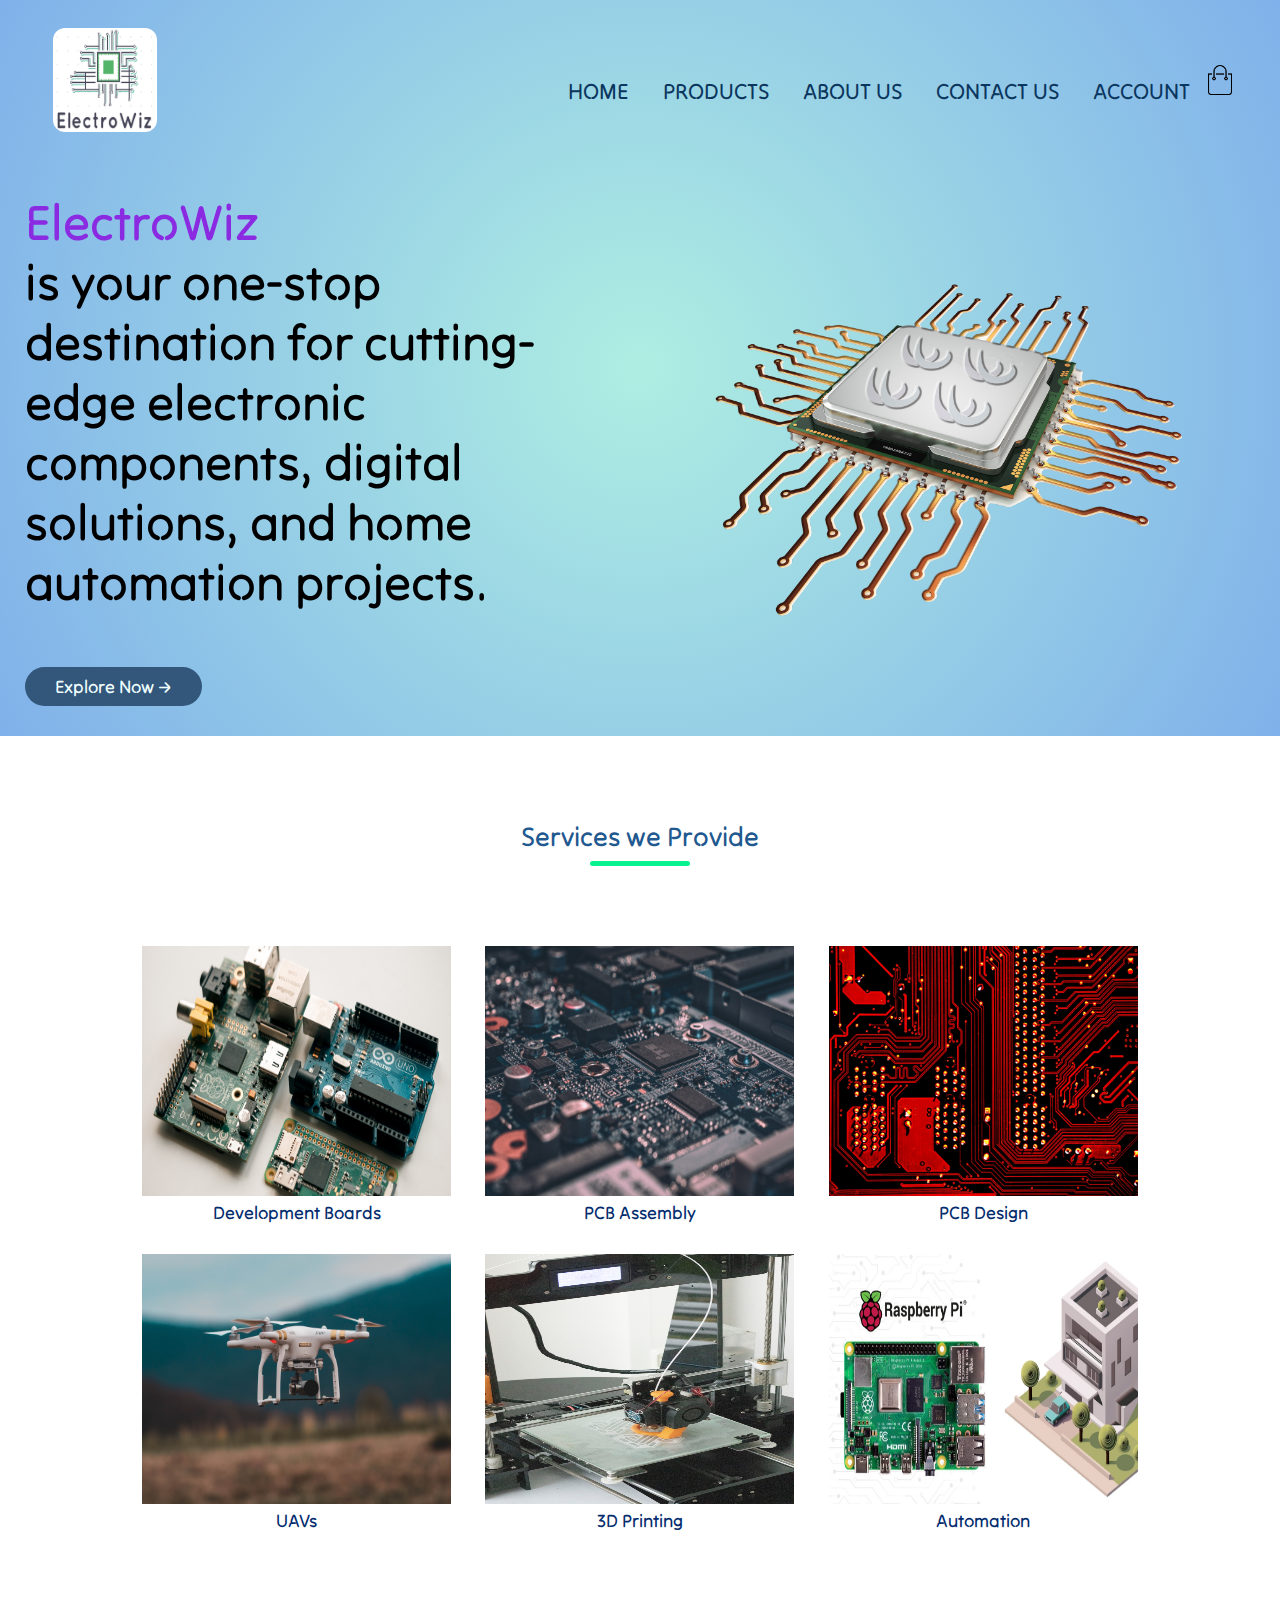
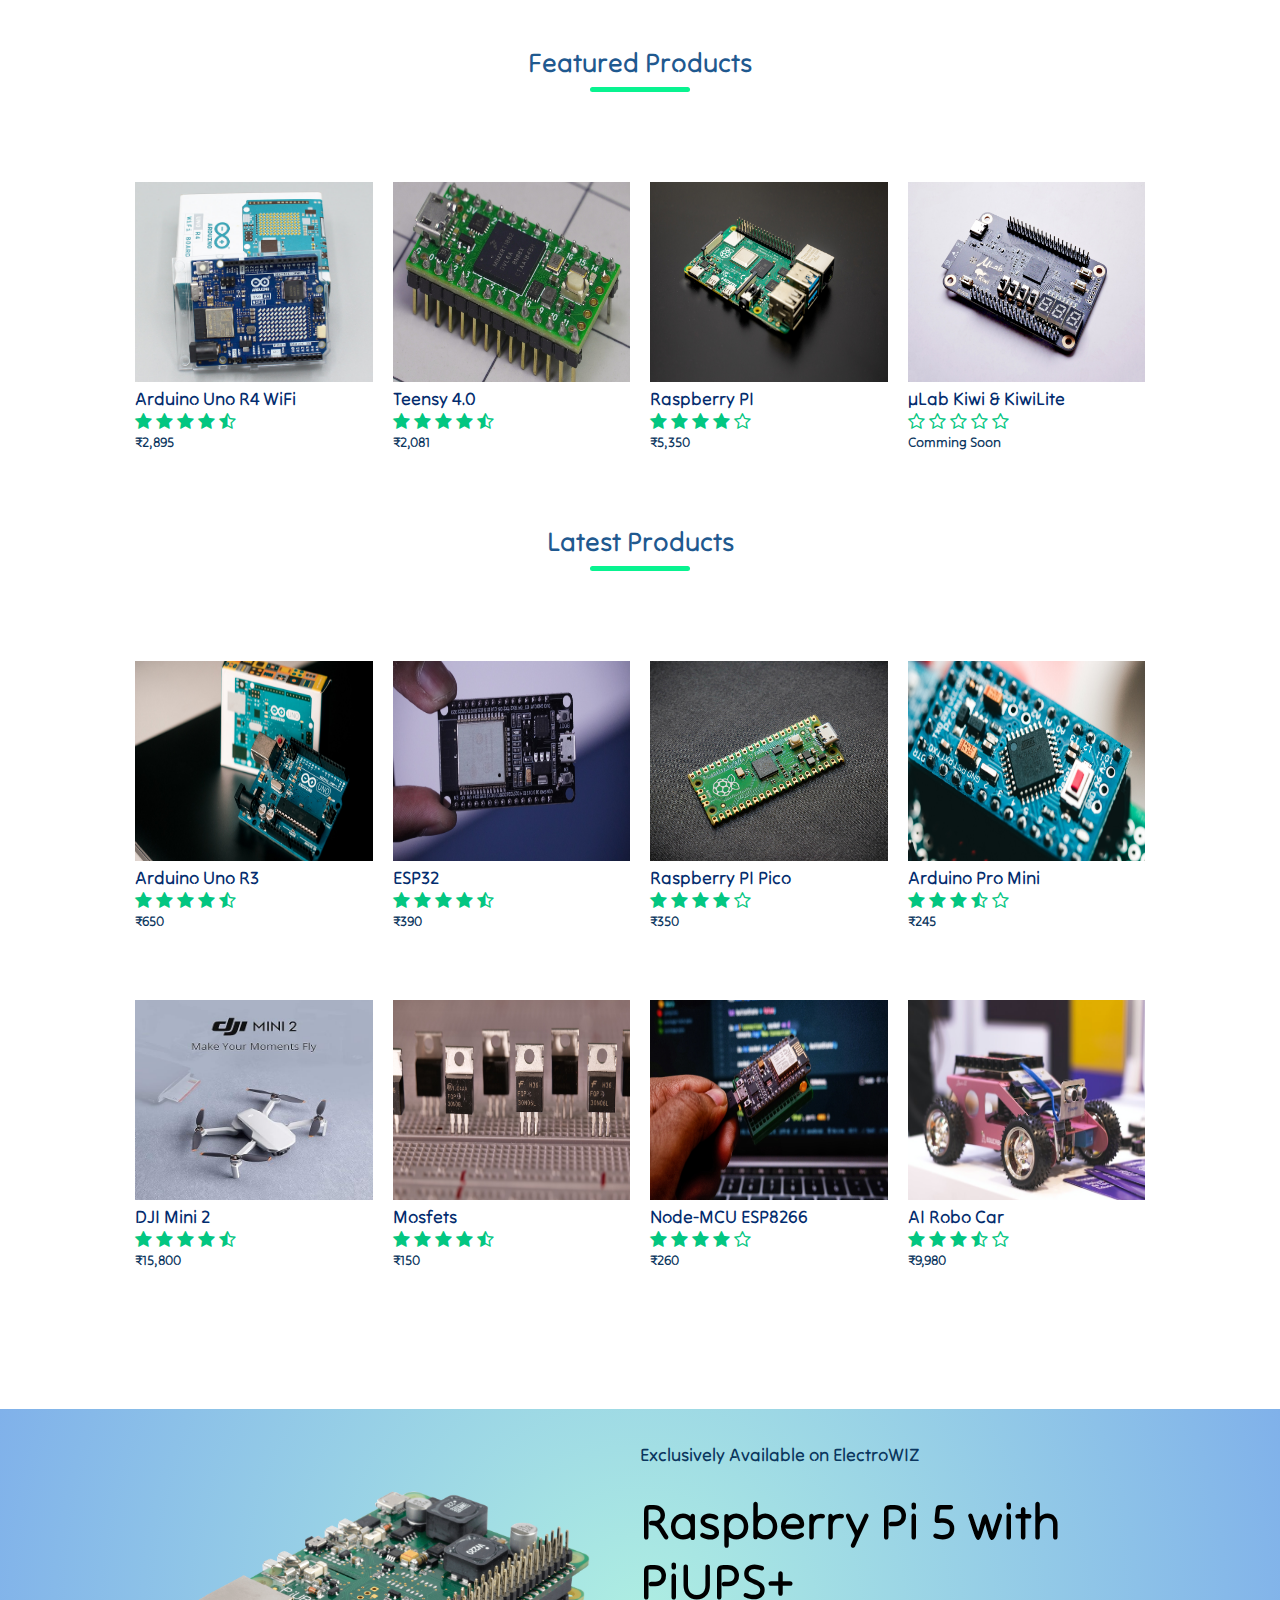
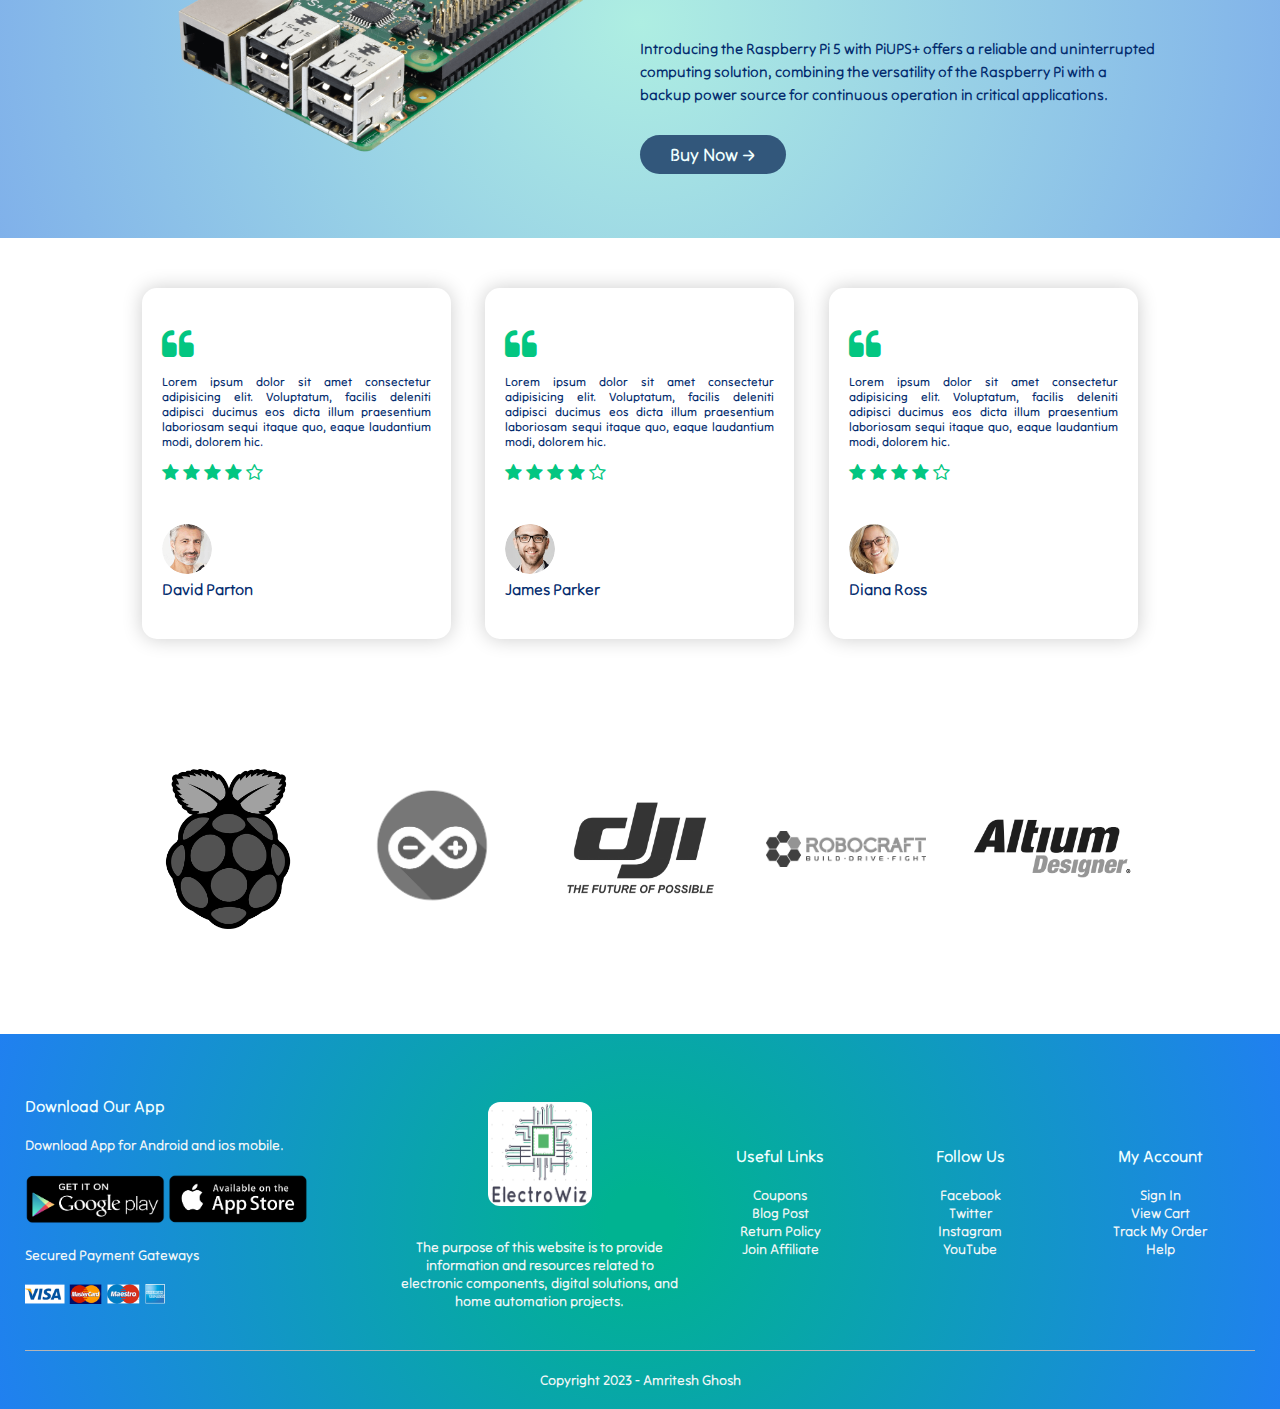
<file: index.html>
<!DOCTYPE html>
<html lang="en">

<head>
    <meta charset="UTF-8">
    <meta name="viewport" content="width=device-width, initial-scale=1.0">
    <title>Ecommerce Website</title>
    <link rel="shortcut icon" href="images/logo.png" type="image/x-icon">
    <link rel="stylesheet" href="style.css">
    <link rel="preconnect" href="https://fonts.googleapis.com">
    <link rel="preconnect" href="https://fonts.gstatic.com" crossorigin>
    <link href="https://fonts.googleapis.com/css2?family=Tilt+Neon&display=swap" rel="stylesheet">
    <link rel="stylesheet" href="https://cdnjs.cloudflare.com/ajax/libs/font-awesome/4.7.0/css/font-awesome.css">
</head>

<body>
    <!---------- Notification Toast ---------->
    <div class="notification-toast" data-toast>

        <div class="toast-banner">
            <img src="images/product-1.png" alt="Arduino Uno R4 WiFi" width="80" height="70">
        </div>

        <div class="toast-detail">

            <p class="toast-message">
                A new customer purchased
            </p>

            <p class="toast-title">
                Arduino Uno R4 WiFi
            </p>

            <p class="toast-meta">
                <time datetime="PT2M">1 Minutes</time> ago.
            </p>

        </div>

    </div>

    <div class="header">
        <div class="container">
            <div class="navbar">
                <a href="index.html">
                    <div class="logo">
                </a>
                <img src="images/logo.png" style="padding: 8px 8px; border-radius: 20px; height: 120px; width: 120px;"
                    alt="website logo">
            </div>
            <nav class="nbar m-style">
                <ul id="MenuItems">
                    <li><a href="index.html">Home</a></li>
                    <li><a href="products.html">Products</a></li>
                    <li><a href="about.html">About Us</a></li>
                    <li><a href="contact.html">Contact Us</a></li>
                    <li><a href="account.html">Account</a></li>
                </ul>
            </nav>
            <a href="cart.html"><img src="images/cart.png" width="30px" height="30px" alt="cart image"></a>
            <img src="images/menu.png" width="30px" height="30px" onclick="menutoggle()" class="menu-icon"
                alt="cart image">
        </div>
        <div class="row">
            <div class="col-2">
                <h1> <strong style="color: blueviolet;">ElectroWiz</strong><br> is your one-stop destination for cutting-edge electronic components, digital
                    solutions, and home automation projects.</h1>
                <a href="products.html" class="btn">Explore Now &#8594;</a>
            </div>
            <div class="col-2">
                <img src="images/chip.png" width="100%" height="20%">
            </div>
        </div>
    </div>
    </div>
    <!-- ---------- featured categories ------------------>
    <div class="categories">
        <div class="small-container">
            <h2 class="title">Services we Provide</h2>
            <div class="row">
                <div class="col-3">
                    <img src="images/category-1.jpg" height="250px" alt="">
                    <h4 style="text-align: center;">Development Boards</h4>
                </div>
                <div class="col-3">
                    <img src="images/category-2.jpg" height="250px" alt="">
                    <h4 style="text-align: center;">PCB Assembly</h4>
                </div>
                <div class="col-3">
                    <img src="images/category-3.jpg" height="250px" alt="">
                    <h4 style="text-align: center;">PCB Design</h4>
                </div>
                <div class="col-3">
                    <img src="images/category-4.jpg" height="250px" alt="">
                    <h4 style="text-align: center;">UAVs</h4>
                </div>
                <div class="col-3">
                    <img src="images/category-5.jpg" height="250px" alt="">
                    <h4 style="text-align: center;">3D Printing</h4>
                </div>
                <div class="col-3">
                    <img src="images/category-6.jpg" height="250px" alt="">
                    <h4 style="text-align: center;">Automation</h4>
                </div>
            </div>
        </div>
    </div>
    <!-- ---------- featured products ------------------>
    <div class="small-container">
        <h2 class="title">Featured Products</h2>
        <div class="row">
            <div class="col-4">
                <a href="product-details.html"><img src="images/product-1.png" alt=""></a>
                <a href="product-details.html"></a>
                <h4>Arduino Uno R4 WiFi</h4></a>
                <div class="rating">
                    <i class="fa fa-star"></i>
                    <i class="fa fa-star"></i>
                    <i class="fa fa-star"></i>
                    <i class="fa fa-star"></i>
                    <i class="fa fa-star-half-o"></i>
                </div>
                <p>₹2,895</p>
            </div>
            <div class="col-4">
                <img src="images/product-2.jpg" alt="">
                <h4>Teensy 4.0</h4>
                <div class="rating">
                    <i class="fa fa-star"></i>
                    <i class="fa fa-star"></i>
                    <i class="fa fa-star"></i>
                    <i class="fa fa-star"></i>
                    <i class="fa fa-star-half-o"></i>
                </div>
                <p>₹2,081</p>
            </div>
            <div class="col-4">
                <img src="images/product-3.jpg" alt="">
                <h4>Raspberry PI</h4>
                <div class="rating">
                    <i class="fa fa-star"></i>
                    <i class="fa fa-star"></i>
                    <i class="fa fa-star"></i>
                    <i class="fa fa-star"></i>
                    <i class="fa fa-star-o"></i></i>
                </div>
                <p>₹5,350</p>
            </div>
            <div class="col-4">
                <img src="images/product-4.jpg" alt="">
                <h4>µLab Kiwi & KiwiLite</h4>
                <div class="rating">
                    <i class="fa fa-star-o"></i>
                    <i class="fa fa-star-o"></i>
                    <i class="fa fa-star-o"></i>
                    <i class="fa fa-star-o"></i>
                    <i class="fa fa-star-o"></i>
                </div>
                <p>Comming Soon</p>
            </div>
        </div>
        <h2 class="title">Latest Products</h2>
        <div class="row">
            <div class="col-4">
                <img src="images/product-5.jpg" alt="">
                <h4>Arduino Uno R3</h4>
                <div class="rating">
                    <i class="fa fa-star"></i>
                    <i class="fa fa-star"></i>
                    <i class="fa fa-star"></i>
                    <i class="fa fa-star"></i>
                    <i class="fa fa-star-half-o"></i>
                </div>
                <p>₹650</p>
            </div>
            <div class="col-4">
                <img src="images/product-6.jpg" alt="">
                <h4>ESP32</h4>
                <div class="rating">
                    <i class="fa fa-star"></i>
                    <i class="fa fa-star"></i>
                    <i class="fa fa-star"></i>
                    <i class="fa fa-star"></i>
                    <i class="fa fa-star-half-o"></i>
                </div>
                <p>₹390</p>
            </div>
            <div class="col-4">
                <img src="images/product-7.jpg" alt="">
                <h4>Raspberry PI Pico</h4>
                <div class="rating">
                    <i class="fa fa-star"></i>
                    <i class="fa fa-star"></i>
                    <i class="fa fa-star"></i>
                    <i class="fa fa-star"></i>
                    <i class="fa fa-star-o"></i></i>
                </div>
                <p>₹350</p>
            </div>
            <div class="col-4">
                <img src="images/product-8.jpg" alt="">
                <h4>Arduino Pro Mini</h4>
                <div class="rating">
                    <i class="fa fa-star"></i>
                    <i class="fa fa-star"></i>
                    <i class="fa fa-star"></i>
                    <i class="fa fa-star-half-o"></i>
                    <i class="fa fa-star-o"></i>
                </div>
                <p>₹245</p>
            </div>
        </div>
        <div class="row">
            <div class="col-4">
                <img src="images/product-9.jpg" alt="">
                <h4>DJI Mini 2</h4>
                <div class="rating">
                    <i class="fa fa-star"></i>
                    <i class="fa fa-star"></i>
                    <i class="fa fa-star"></i>
                    <i class="fa fa-star"></i>
                    <i class="fa fa-star-half-o"></i>
                </div>
                <p>₹15,800</p>
            </div>
            <div class="col-4">
                <img src="images/product-10.jpg" alt="">
                <h4>Mosfets</h4>
                <div class="rating">
                    <i class="fa fa-star"></i>
                    <i class="fa fa-star"></i>
                    <i class="fa fa-star"></i>
                    <i class="fa fa-star"></i>
                    <i class="fa fa-star-half-o"></i>
                </div>
                <p>₹150</p>
            </div>
            <div class="col-4">
                <img src="images/product-11.jpg" alt="">
                <h4>Node-MCU ESP8266</h4>
                <div class="rating">
                    <i class="fa fa-star"></i>
                    <i class="fa fa-star"></i>
                    <i class="fa fa-star"></i>
                    <i class="fa fa-star"></i>
                    <i class="fa fa-star-o"></i></i>
                </div>
                <p>₹260</p>
            </div>
            <div class="col-4">
                <img src="images/product-12.jpg" alt="">
                <h4>AI Robo Car</h4>
                <div class="rating">
                    <i class="fa fa-star"></i>
                    <i class="fa fa-star"></i>
                    <i class="fa fa-star"></i>
                    <i class="fa fa-star-half-o"></i>
                    <i class="fa fa-star-o"></i>
                </div>
                <p>₹9,980</p>
            </div>
        </div>
    </div>
    <!-- ------------offer------------ -->

    <div class="offer">
        <div class="small-container">
            <div class="row">
                <div class="col-2">
                    <img src="images/exclusive.png" class="offer-img">
                </div>
                <div class="col-2">
                    <p>Exclusively Available on ElectroWIZ </p>
                    <h1>Raspberry Pi 5 with PiUPS+</h1>
                    <small>Introducing the Raspberry Pi 5 with PiUPS+ offers a reliable and uninterrupted computing
                        solution, combining the versatility of the Raspberry Pi with a backup power source for
                        continuous operation in critical applications.</small><br>
                    <a href="" class="btn">Buy Now &#8594;</a>
                </div>
            </div>
        </div>
    </div>
    <!-- ------------Testimonial------------ -->
    <div class="testimonial">
        <div class="small-container">
            <div class="row">
                <div class="col-3">
                    <i class="fa fa-quote-left"></i>
                    <p>Lorem ipsum dolor sit amet consectetur adipisicing elit. Voluptatum, facilis deleniti adipisci ducimus eos dicta illum praesentium laboriosam sequi itaque quo, eaque laudantium modi, dolorem hic.</p>
                    <div class="rating">
                        <i class="fa fa-star"></i>
                        <i class="fa fa-star"></i>
                        <i class="fa fa-star"></i>
                        <i class="fa fa-star"></i>
                        <i class="fa fa-star-o"></i></i>
                    </div>
                    <img src="images/user-1.png" alt="">
                    <h3>David Parton</h3>
                </div>
                <div class="col-3">
                    <i class="fa fa-quote-left"></i>
                    <p>Lorem ipsum dolor sit amet consectetur adipisicing elit. Voluptatum, facilis deleniti adipisci ducimus eos dicta illum praesentium laboriosam sequi itaque quo, eaque laudantium modi, dolorem hic.</p>
                    <div class="rating">
                        <i class="fa fa-star"></i>
                        <i class="fa fa-star"></i>
                        <i class="fa fa-star"></i>
                        <i class="fa fa-star"></i>
                        <i class="fa fa-star-o"></i></i>
                    </div>
                    <img src="images/user-2.png" alt="">
                    <h3>James Parker</h3>
                </div>
                <div class="col-3">
                    <i class="fa fa-quote-left"></i>
                    <p>Lorem ipsum dolor sit amet consectetur adipisicing elit. Voluptatum, facilis deleniti adipisci ducimus eos dicta illum praesentium laboriosam sequi itaque quo, eaque laudantium modi, dolorem hic.</p>
                    <div class="rating">
                        <i class="fa fa-star"></i>
                        <i class="fa fa-star"></i>
                        <i class="fa fa-star"></i>
                        <i class="fa fa-star"></i>
                        <i class="fa fa-star-o"></i></i>
                    </div>
                    <img src="images/user-3.png" alt="">
                    <h3>Diana Ross</h3>
                </div>
            </div>
        </div>
    </div>
    <!-- -------------Brands---------------->
    <div class="brands">
        <div class="small-container">
            <div class="row">
                <div class="col-5">
                    <img src="images/logo-rp.png" alt="">
                </div>
                <div class="col-5">
                    <img src="images/logo-ard.png" alt="">
                </div>
                <div class="col-5">
                    <img src="images/logo-dji.png" alt="">
                </div>
                <div class="col-5">
                    <img src="images/logo-robo.png" alt="">
                </div>
                <div class="col-5">
                    <img src="images/logo-alt.png" alt="">
                </div>
            </div>
        </div>
    </div>

    <!-- -----------------footer---------------- -->
    <div class="footer">
        <div class="container">
            <div class="row">
                <div class="footer-col-1">
                    <h3>Download Our App</h3>
                    <p>Download App for Android and ios mobile.</p>
                    <div class="app-logo">
                        <img src="images/play-store.png" alt="">
                        <img src="images/app-store.png" alt="">
                    </div><br>
                    <p>Secured Payment Gateways</p>
                    <div class="app-logo">
                        <img src="images/pay.png" alt="">
                    </div>
                </div>
                <div class="footer-col-2">
                    <img src="images/logo.png"
                        style="padding: 8px 8px; border-radius: 20px; height: 120px; width: 120px;" alt="website logo">
                    <p>The purpose of this website is to provide information and resources related to electronic
                        components, digital solutions, and home automation projects.</p>
                </div>
                <div class="footer-col-3">
                    <h3>Useful Links</h3>
                    <ul>
                        <li>Coupons</li>
                        <li>Blog Post</li>
                        <li>Return Policy</li>
                        <li>Join Affiliate</li>
                    </ul>
                </div>
                <div class="footer-col-4">
                    <h3>Follow Us</h3>
                    <ul>
                        <li>Facebook</li>
                        <li>Twitter</li>
                        <li>Instagram</li>
                        <li>YouTube</li>
                    </ul>
                </div>
                <div class="footer-col-5">
                    <h3>My Account</h3>
                    <ul>
                        <li>Sign In</li>
                        <li>View Cart</li>
                        <li>Track My Order</li>
                        <li>Help</li>
                    </ul>
                </div>
            </div>
            <hr>
            <p class="copyright">Copyright 2023 - Amritesh Ghosh</p>
        </div>
    </div>
    <script src="index.js"></script>
</body>

</html>
</file>
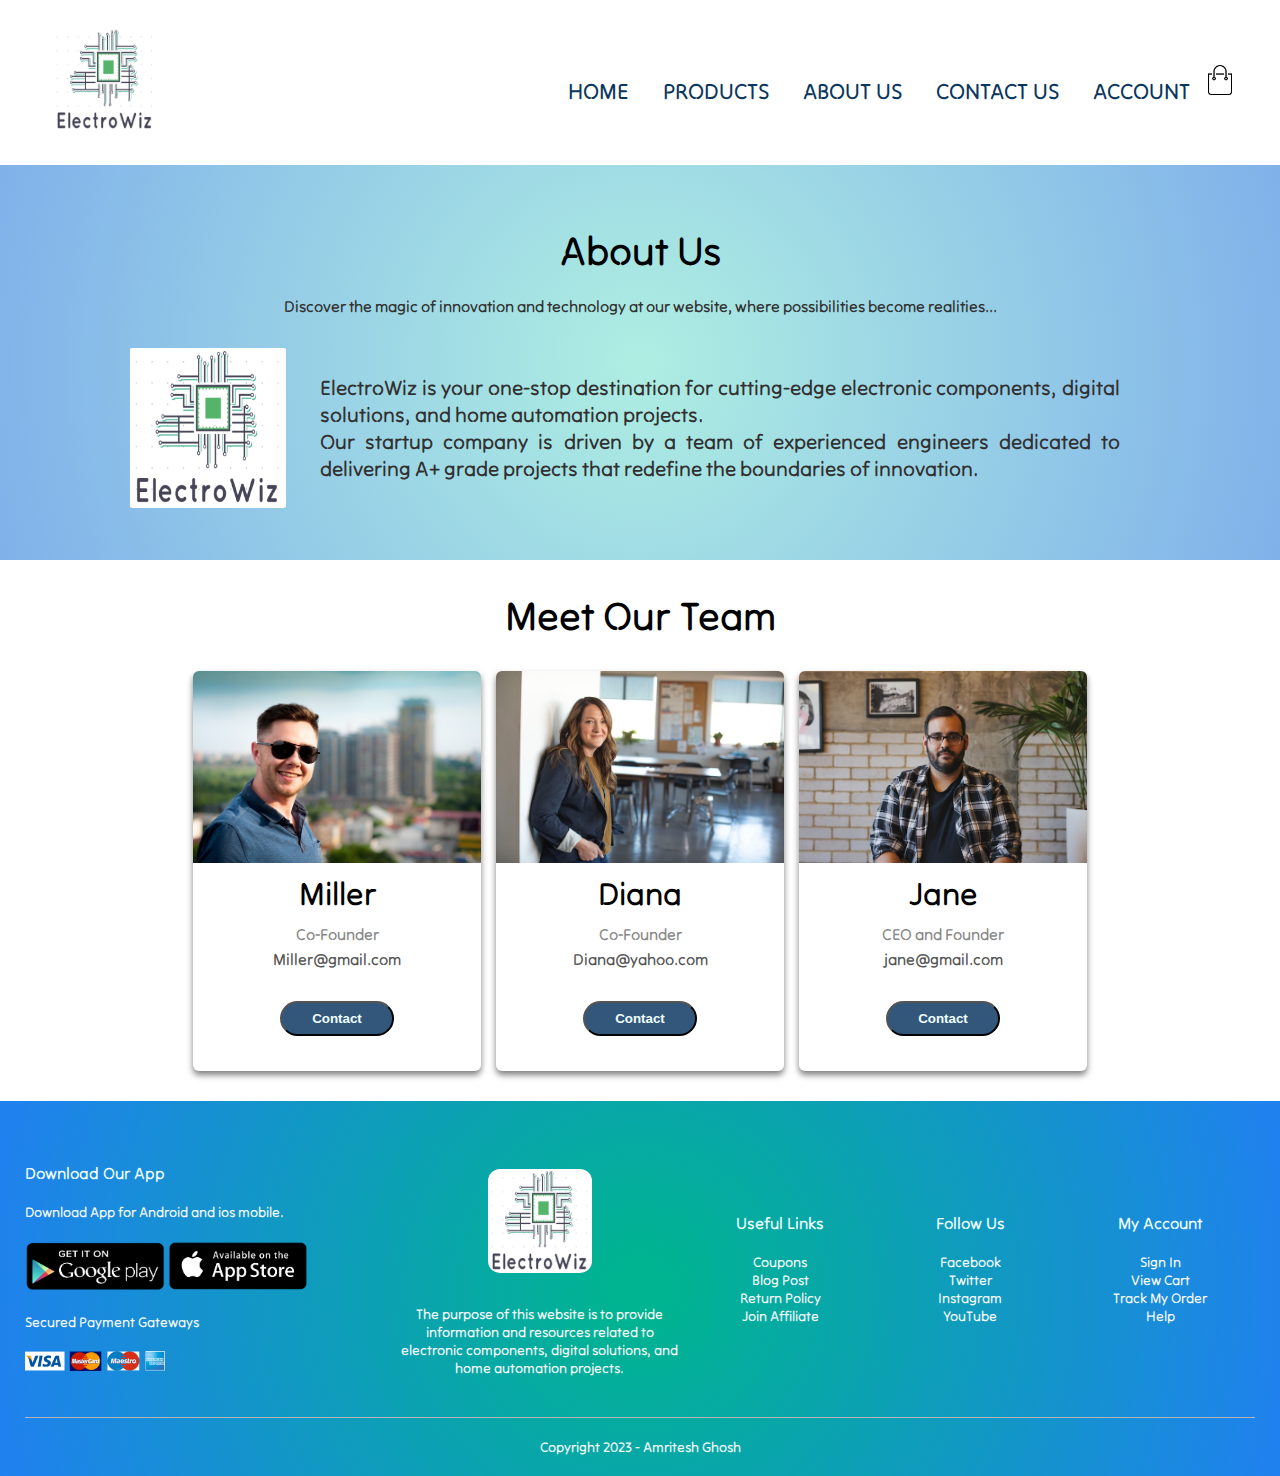
<file: about.html>
<!DOCTYPE html>
<html lang="en">

<head>
	<meta charset="UTF-8">
	<meta name="viewport" content="width=device-width, initial-scale=1.0">
	<title>About Us</title>
	<link rel="shortcut icon" href="images/logo.png" type="image/x-icon">
	<link rel="stylesheet" href="style.css">
	<link rel="preconnect" href="https://fonts.googleapis.com">
	<link rel="preconnect" href="https://fonts.gstatic.com" crossorigin>
	<link href="https://fonts.googleapis.com/css2?family=Tilt+Neon&display=swap" rel="stylesheet">
	<link rel="stylesheet" href="https://cdnjs.cloudflare.com/ajax/libs/font-awesome/4.7.0/css/font-awesome.css">
</head>

<body>
	<div class="container">
		<div class="navbar">
			<div class="logo">
				<img src="images/logo.png" style="padding: 8px 8px; border-radius: 20px; height: 120px; width: 120px;"
					alt="website logo">
			</div>
			<nav class="nbar m-style">
				<ul id="MenuItems">
					<li><a href="index.html">Home</a></li>
					<li><a href="products.html">Products</a></li>
					<li><a href="about.html">About Us</a></li>
					<li><a href="contact.html">Contact Us</a></li>
					<li><a href="account.html">Account</a></li>
				</ul>
			</nav>
			<a href="cart.html"><img src="images/cart.png" width="30px" height="30px" alt="cart image"></a>
			<img src="images/menu.png" width="30px" height="30px" onclick="menutoggle()" class="menu-icon"
				alt="cart image">
		</div>
	</div>

	<section class="about">
		<h1>About Us</h1>
		<p style="font-weight: bold">Discover the magic of innovation and technology at our website, where possibilities become realities...</p>
		<div class="about-info">
			<div class="about-img">
				<img src="images/logo.png" alt="website logo">
			</div>
			<div>
				<p>ElectroWiz is your one-stop destination for cutting-edge electronic components, digital
                    solutions, and home automation projects.</p>
                <p>Our startup company is driven by a team of experienced engineers dedicated to delivering A+ grade
                    projects that redefine the boundaries of innovation.</p>
			</div>
		</div>
	</section>

	<section class="team">
		<h1>Meet Our Team</h1>
		<div class="team-cards">
			<div class="card">
				<div class="card-img">
					<img src="images/emp-1.jpg" alt="User 1">
				</div>
				<div class="card-info">
					<h2 class="card-name">Miller</h2>
					<p class="card-role">Co-Founder</p>
					<p class="card-email">Miller@gmail.com</p>
					<p><button class="btn">Contact</button></p>
				</div>
			</div>

			<!-- Card 2 -->
			<div class="card">
				<div class="card-img">
					<img src="images/emp-2.jpg" alt="User 2">
				</div>
				<div class="card-info">
					<h2 class="card-name">Diana</h2>
					<p class="card-role">Co-Founder</p>
					<p class="card-email">Diana@yahoo.com</p>
					<p><button class="btn">Contact</button></p>
				</div>
			</div>
			<!-- Card 3 -->
			<div class="card">
				<div class="card-img">
					<img src="images/emp-3.jpg" alt="User 3">
				</div>
				<div class="card-info">
					<h2 class="card-name">Jane</h2>
					<p class="card-role">CEO and Founder</p>
					<p class="card-email">jane@gmail.com</p>
					<p><button class="btn">Contact</button></p>
				</div>
			</div>
		</div>
	</section>

	<div class="footer">
        <div class="container">
            <div class="row">
                <div class="footer-col-1">
                    <h3>Download Our App</h3>
                    <p>Download App for Android and ios mobile.</p>
                    <div class="app-logo">
                        <img src="images/play-store.png" alt="">
                        <img src="images/app-store.png" alt="">
                    </div><br>
                    <p>Secured Payment Gateways</p>
                    <div class="app-logo">
                        <img src="images/pay.png" alt="">
                    </div>
                </div>
                <div class="footer-col-2">
                    <img src="images/logo.png"
                        style="padding: 8px 8px; border-radius: 20px; height: 120px; width: 120px;" alt="website logo">
                    <p>The purpose of this website is to provide information and resources related to electronic
                        components, digital solutions, and home automation projects.</p>
                </div>
                <div class="footer-col-3">
                    <h3>Useful Links</h3>
                    <ul>
                        <li>Coupons</li>
                        <li>Blog Post</li>
                        <li>Return Policy</li>
                        <li>Join Affiliate</li>
                    </ul>
                </div>
                <div class="footer-col-4">
                    <h3>Follow Us</h3>
                    <ul>
                        <li>Facebook</li>
                        <li>Twitter</li>
                        <li>Instagram</li>
                        <li>YouTube</li>
                    </ul>
                </div>
                <div class="footer-col-5">
                    <h3>My Account</h3>
                    <ul>
                        <li>Sign In</li>
                        <li>View Cart</li>
                        <li>Track My Order</li>
                        <li>Help</li>
                    </ul>
                </div>
            </div>
            <hr>
            <p class="copyright">Copyright 2023 - Amritesh Ghosh</p>
        </div>
    </div>
    <script src="index.js"></script>
</body>

</html>
</file>
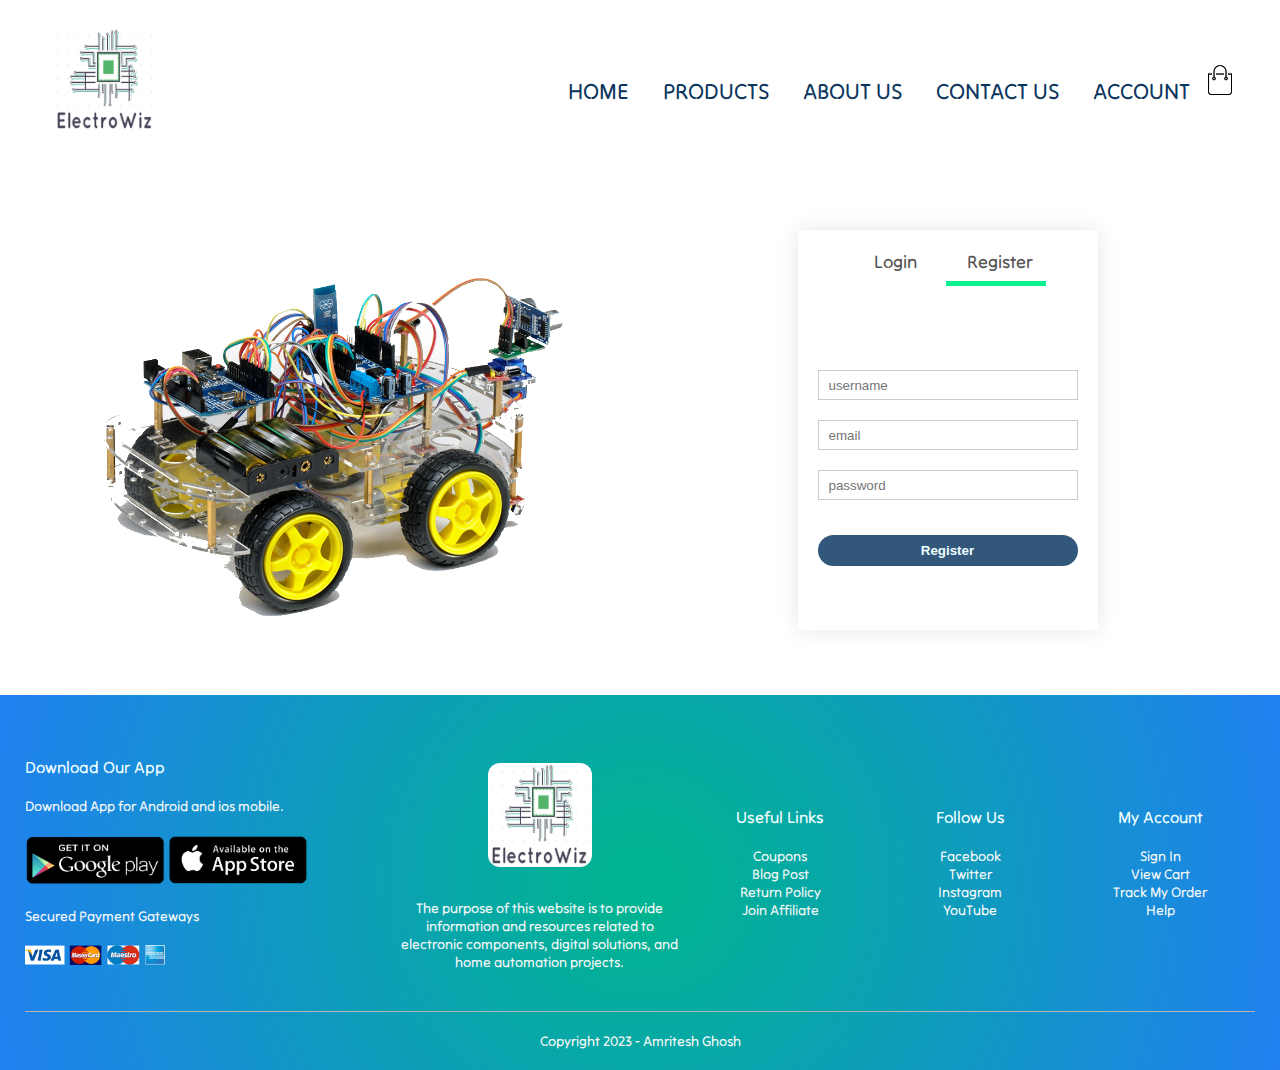
<file: account.html>
<!DOCTYPE html>
<html lang="en">

<head>
    <meta charset="UTF-8">
    <meta name="viewport" content="width=device-width, initial-scale=1.0">
    <title>Products</title>
    <link rel="shortcut icon" href="images/logo.png" type="image/x-icon">
    <link rel="stylesheet" href="style.css">
    
    <link rel="preconnect" href="https://fonts.googleapis.com">
    <link rel="preconnect" href="https://fonts.gstatic.com" crossorigin>
    <link href="https://fonts.googleapis.com/css2?family=Tilt+Neon&display=swap" rel="stylesheet">
    <link rel="stylesheet" href="https://cdnjs.cloudflare.com/ajax/libs/font-awesome/4.7.0/css/font-awesome.css">
</head>

<body>
    <div class="container">
        <div class="navbar">
            <div class="logo">
                <img src="images/logo.png" style="padding: 8px 8px; border-radius: 20px; height: 120px; width: 120px;"
                    alt="website logo">
            </div>
            <nav class="nbar m-style">
                <ul id="MenuItems">
                    <li><a href="index.html">Home</a></li>
                    <li><a href="products.html">Products</a></li>
                    <li><a href="about.html">About Us</a></li>
                    <li><a href="contact.html">Contact Us</a></li>
                    <li><a href="account.html">Account</a></li>
                </ul>
            </nav>
            <a href="cart.html"><img src="images/cart.png" width="30px" height="30px" alt="cart image"></a>
            <img src="images/menu.png" width="30px" height="30px" onclick="menutoggle()" class="menu-icon"
                alt="cart image">
        </div>
    </div>


    <!-------- account-page details ------------->

    <div class="account-page">
        <div class="container">
            <div class="row">
                <div class="col-2">
                    <img src="images/ardcar.png" width="100%">
                </div>
                <div class="col-2">
                    <div class="form-container">
                        <div class="form-btn">
                            <span onclick="login()">Login</span>
                            <span onclick="register()">Register</span>
                            <hr id="Indicator">
                        </div>
                        <form id="LoginForm">
                            <input type="text" placeholder="username">
                            <input type="password" placeholder="password">
                            <button type="submit" class="btn">Login</button>
                            <a href="">Forgot password</a>
                        </form>

                        <form id="RegForm">
                            <input type="text" placeholder="username">
                            <input type="email" placeholder="email">
                            <input type="password" placeholder="password">
                            <button type="submit" class="btn">Register</button>
                        </form>
                    </div>
                </div>
            </div>

        </div>
    </div>


    <!-------------- footer ---------------->
    <div class="footer">
        <div class="container">
            <div class="row">
                <div class="footer-col-1">
                    <h3>Download Our App</h3>
                    <p>Download App for Android and ios mobile.</p>
                    <div class="app-logo">
                        <img src="images/play-store.png" alt="">
                        <img src="images/app-store.png" alt="">
                    </div><br>
                    <p>Secured Payment Gateways</p>
                    <div class="app-logo">
                        <img src="images/pay.png" alt="">
                    </div>
                </div>
                <div class="footer-col-2">
                    <img src="images/logo.png"
                        style="padding: 8px 8px; border-radius: 20px; height: 120px; width: 120px;" alt="website logo">
                    <p>The purpose of this website is to provide information and resources related to electronic
                        components, digital solutions, and home automation projects.</p>
                </div>
                <div class="footer-col-3">
                    <h3>Useful Links</h3>
                    <ul>
                        <li>Coupons</li>
                        <li>Blog Post</li>
                        <li>Return Policy</li>
                        <li>Join Affiliate</li>
                    </ul>
                </div>
                <div class="footer-col-4">
                    <h3>Follow Us</h3>
                    <ul>
                        <li>Facebook</li>
                        <li>Twitter</li>
                        <li>Instagram</li>
                        <li>YouTube</li>
                    </ul>
                </div>
                <div class="footer-col-5">
                    <h3>My Account</h3>
                    <ul>
                        <li>Sign In</li>
                        <li>View Cart</li>
                        <li>Track My Order</li>
                        <li>Help</li>
                    </ul>
                </div>
            </div>
            <hr>
            <p class="copyright">Copyright 2023 - Amritesh Ghosh</p>
        </div>
    </div>
    <script src="index.js"></script>   
</body>

</html>
</file>
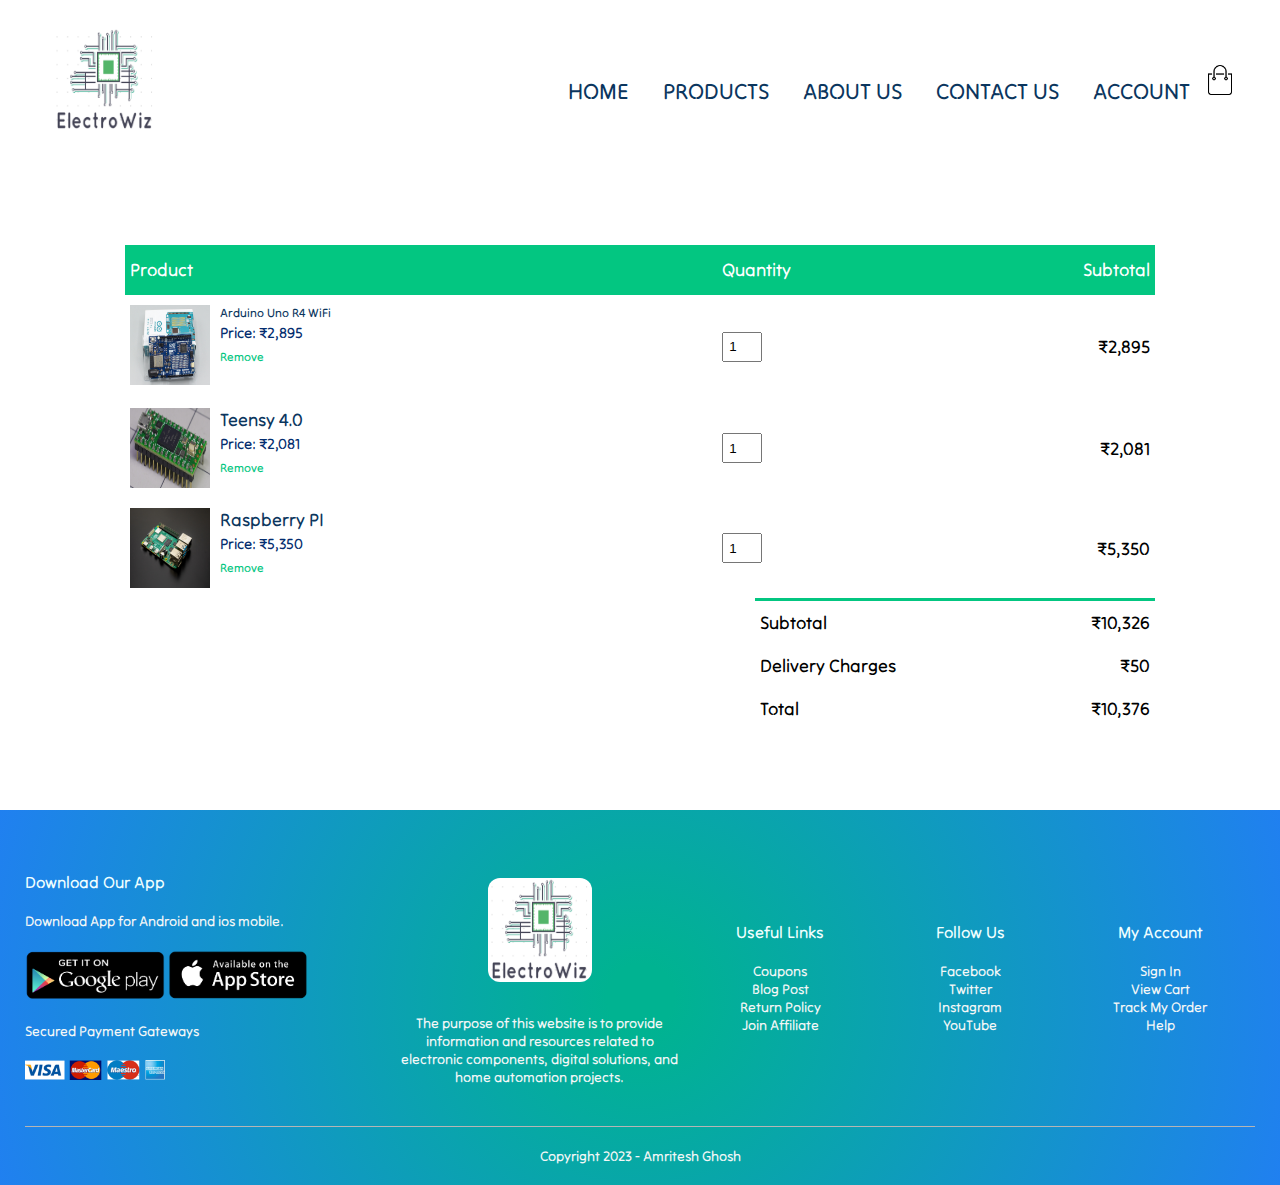
<file: cart.html>
<!DOCTYPE html>
<html lang="en">

<head>
    <meta charset="UTF-8">
    <meta name="viewport" content="width=device-width, initial-scale=1.0">
    <title>Cart</title>
    <link rel="shortcut icon" href="images/logo.png" type="image/x-icon">
    <link rel="stylesheet" href="style.css">
    <link rel="preconnect" href="https://fonts.googleapis.com">
    <link rel="preconnect" href="https://fonts.gstatic.com" crossorigin>
    <link href="https://fonts.googleapis.com/css2?family=Tilt+Neon&display=swap" rel="stylesheet">
    <link rel="stylesheet" href="https://cdnjs.cloudflare.com/ajax/libs/font-awesome/4.7.0/css/font-awesome.css">
</head>

<body>

    <div class="container">
        <div class="navbar">
            <div class="logo">
                <img src="images/logo.png" style="padding: 8px 8px; border-radius: 20px; height: 120px; width: 120px;"
                    alt="website logo">
            </div>
            <nav class="nbar m-style">
                <ul id="MenuItems">
                    <li><a href="index.html">Home</a></li>
                    <li><a href="products.html">Products</a></li>
                    <li><a href="about.html">About Us</a></li>
                    <li><a href="contact.html">Contact Us</a></li>
                    <li><a href="account.html">Account</a></li>
                </ul>
            </nav>
            <a href="cart.html"><img src="images/cart.png" width="30px" height="30px" alt="cart image"></a>
            <img src="images/menu.png" width="30px" height="30px" onclick="menutoggle()" class="menu-icon"
                alt="cart image">
        </div>
    </div>

    <!-- --------------cart-content------- -->

    <div class="small-container cart-page">
        <table>
            <tr>
                <th>Product</th>
                <th>Quantity</th>
                <th>Subtotal</th>
            </tr>
            <tr>
                <td>
                    <div class="cart-info">
                        <a href="product-details.html"><img src="images/buy-1.png" alt=""></a>
                        <div>
                            <a href="product-details.html">
                                <p>Arduino Uno R4 WiFi</p>
                            </a>
                            <small>Price: ₹2,895</small><br>
                            <a href="">Remove</a>
                        </div>
                    </div>
                </td>
                <td><input type="number" value="1"></td>
                <td>₹2,895</td>
            </tr>
            <tr>
                <td>
                    <div class="cart-info">
                        <img src="images/buy-2.jpg" alt="">
                        <div>
                            <p>Teensy 4.0</p>
                            <small>Price: ₹2,081</small><br>
                            <a href="">Remove</a>
                        </div>
                    </div>
                </td>
                <td><input type="number" value="1"></td>
                <td>₹2,081</td>
            </tr>
            <tr>
                <td>
                    <div class="cart-info">
                        <img src="images/buy-3.jpg" alt="">
                        <div>
                            <p>Raspberry PI</p>
                            <small>Price: ₹5,350</small><br>
                            <a href="">Remove</a>
                        </div>
                    </div>
                </td>
                <td><input type="number" value="1"></td>
                <td>₹5,350</td>
            </tr>
        </table>

        <div class="total-price">
            <table>
                <tr>
                    <td>Subtotal</td>
                    <td>₹10,326</td>
                </tr>
                <tr>
                    <td>Delivery Charges</td>
                    <td>₹50</td>
                </tr>
                <tr>
                    <td>Total</td>
                    <td>₹10,376</td>
                </tr>
            </table>
        </div>
    </div>





    <!-- -----------------footer---------------- -->
    <div class="footer">
        <div class="container">
            <div class="row">
                <div class="footer-col-1">
                    <h3>Download Our App</h3>
                    <p>Download App for Android and ios mobile.</p>
                    <div class="app-logo">
                        <img src="images/play-store.png" alt="">
                        <img src="images/app-store.png" alt="">
                    </div><br>
                    <p>Secured Payment Gateways</p>
                    <div class="app-logo">
                        <img src="images/pay.png" alt="">
                    </div>
                </div>
                <div class="footer-col-2">
                    <img src="images/logo.png"
                        style="padding: 8px 8px; border-radius: 20px; height: 120px; width: 120px;" alt="website logo">
                    <p>The purpose of this website is to provide information and resources related to electronic
                        components, digital solutions, and home automation projects.</p>
                </div>
                <div class="footer-col-3">
                    <h3>Useful Links</h3>
                    <ul>
                        <li>Coupons</li>
                        <li>Blog Post</li>
                        <li>Return Policy</li>
                        <li>Join Affiliate</li>
                    </ul>
                </div>
                <div class="footer-col-4">
                    <h3>Follow Us</h3>
                    <ul>
                        <li>Facebook</li>
                        <li>Twitter</li>
                        <li>Instagram</li>
                        <li>YouTube</li>
                    </ul>
                </div>
                <div class="footer-col-5">
                    <h3>My Account</h3>
                    <ul>
                        <li>Sign In</li>
                        <li>View Cart</li>
                        <li>Track My Order</li>
                        <li>Help</li>
                    </ul>
                </div>
            </div>
            <hr>
            <p class="copyright">Copyright 2023 - Amritesh Ghosh</p>
        </div>
    </div>
    <script src="index.js"></script>
</body>

</html>
</file>
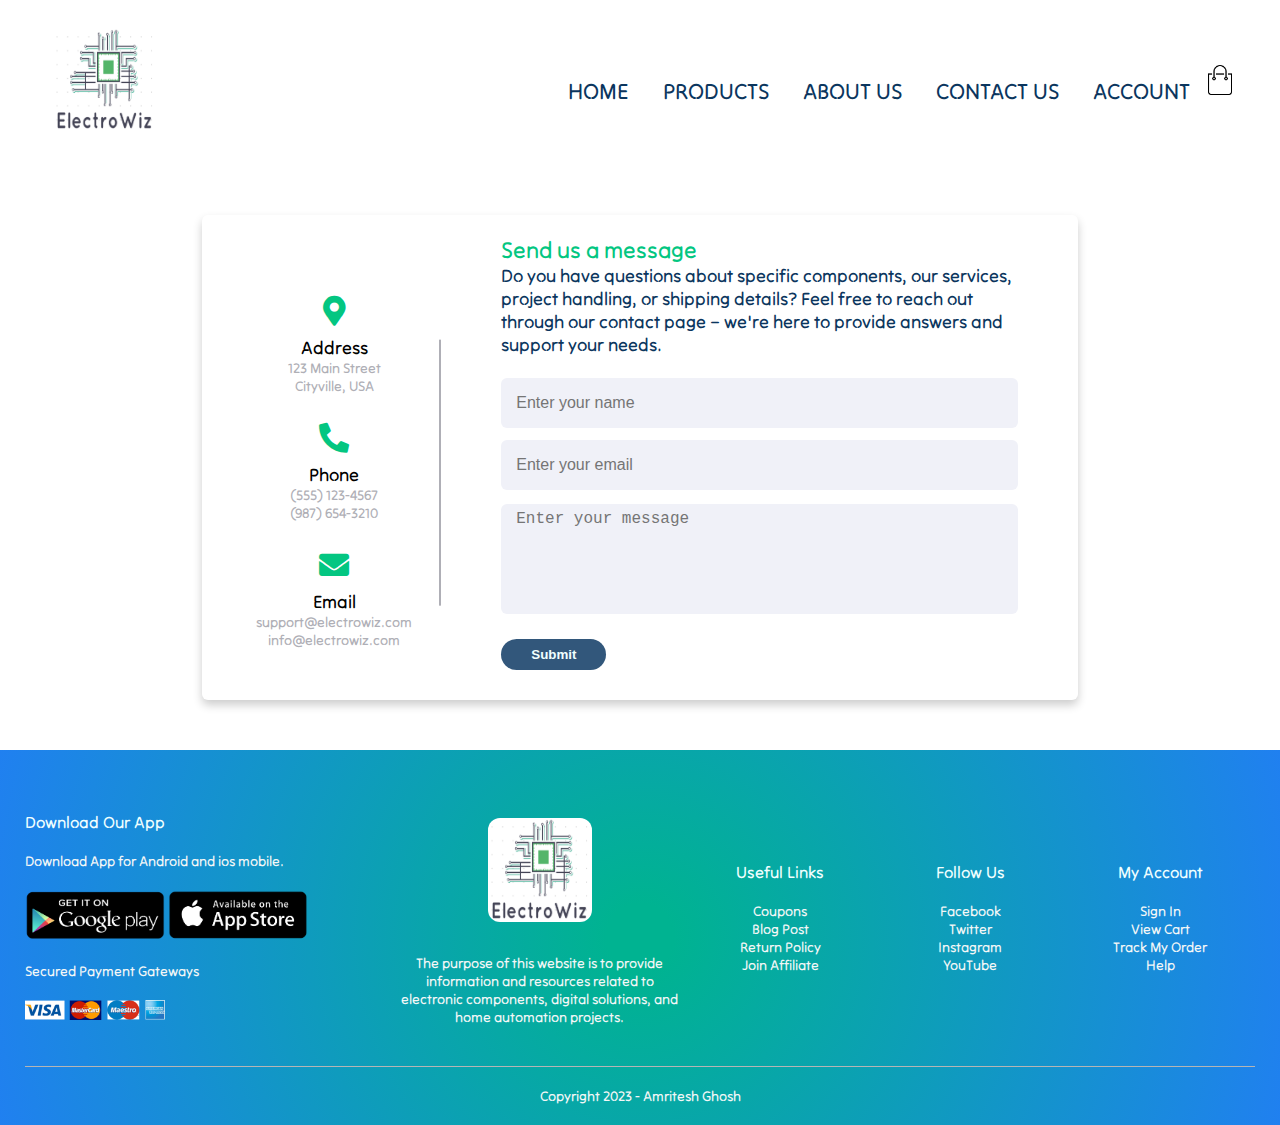
<file: contact.html>
<!DOCTYPE html>
<html lang="en">

<head>
    <meta charset="UTF-8">
    <meta name="viewport" content="width=device-width, initial-scale=1.0">
    <title>Contact Us</title>
    <link rel="shortcut icon" href="images/logo.png" type="image/x-icon">
    <link rel="stylesheet" href="style.css">
    <link rel="preconnect" href="https://fonts.googleapis.com">
    <link rel="preconnect" href="https://fonts.gstatic.com" crossorigin>
    <link rel="stylesheet" href="https://cdnjs.cloudflare.com/ajax/libs/font-awesome/5.15.2/css/all.min.css"/>
    <link href="https://fonts.googleapis.com/css2?family=Tilt+Neon&display=swap" rel="stylesheet">
    <link rel="stylesheet" href="https://cdnjs.cloudflare.com/ajax/libs/font-awesome/4.7.0/css/font-awesome.css">
</head>

<body>
    <div class="container">
        <div class="navbar">
            <div class="logo">
                <img src="images/logo.png" style="padding: 8px 8px; border-radius: 20px; height: 120px; width: 120px;"
                    alt="website logo">
            </div>
            <nav class="nbar m-style">
                <ul id="MenuItems">
                    <li><a href="index.html">Home</a></li>
                    <li><a href="products.html">Products</a></li>
                    <li><a href="about.html">About Us</a></li>
                    <li><a href="contact.html">Contact Us</a></li>
                    <li><a href="account.html">Account</a></li>
                </ul>
            </nav>
            <a href="cart.html"><img src="images/cart.png" width="30px" height="30px" alt="cart image"></a>
            <img src="images/menu.png" width="30px" height="30px" onclick="menutoggle()" class="menu-icon"
                alt="cart image">
        </div>
    </div>

    <!-- Company contact info -->

    <div class="small-container">
        <div class="contact-container">
            <div class="content">
                <div class="left-side">
                    <div class="address details">
                        <i class="fas fa-map-marker-alt"></i>
                        <div class="topic">Address</div>
                        <div class="text-one">123 Main Street</div>
                        <div class="text-two">Cityville, USA</div>
                    </div>
                    <div class="phone details">
                        <i class="fas fa-phone-alt"></i>
                        <div class="topic">Phone</div>
                        <div class="text-one">(555) 123-4567</div>
                        <div class="text-two">(987) 654-3210</div>
                    </div>
                    <div class="email details">
                        <i class="fas fa-envelope"></i>
                        <div class="topic">Email</div>
                        <div class="text-one">support@electrowiz.com</div>
                        <div class="text-two">info@electrowiz.com</div>
                    </div>
                </div>
                <div class="right-side">
                    <div class="topic-text">Send us a message</div>
                    <p>Do you have questions about specific components, our services, project handling, or shipping details? Feel free to reach out through our contact page – we're here to provide answers and support your needs.</p>
                    <form action="#">
                        <div class="input-box">
                            <input type="text" placeholder="Enter your name">
                        </div>
                        <div class="input-box">
                            <input type="text" placeholder="Enter your email">
                        </div>
                        <div class="input-box message-box">
                            <textarea placeholder="Enter your message"></textarea>
                        </div>
                        <div style="display: inline-block;">
                            <button class="btn">Submit</button>
                        </div>
                    </form>
                </div>
            </div>
        </div>
    </div>



    <div class="footer">
        <div class="container">
            <div class="row">
                <div class="footer-col-1">
                    <h3>Download Our App</h3>
                    <p>Download App for Android and ios mobile.</p>
                    <div class="app-logo">
                        <img src="images/play-store.png" alt="">
                        <img src="images/app-store.png" alt="">
                    </div><br>
                    <p>Secured Payment Gateways</p>
                    <div class="app-logo">
                        <img src="images/pay.png" alt="">
                    </div>
                </div>
                <div class="footer-col-2">
                    <img src="images/logo.png"
                        style="padding: 8px 8px; border-radius: 20px; height: 120px; width: 120px;" alt="website logo">
                    <p>The purpose of this website is to provide information and resources related to electronic
                        components, digital solutions, and home automation projects.</p>
                </div>
                <div class="footer-col-3">
                    <h3>Useful Links</h3>
                    <ul>
                        <li>Coupons</li>
                        <li>Blog Post</li>
                        <li>Return Policy</li>
                        <li>Join Affiliate</li>
                    </ul>
                </div>
                <div class="footer-col-4">
                    <h3>Follow Us</h3>
                    <ul>
                        <li>Facebook</li>
                        <li>Twitter</li>
                        <li>Instagram</li>
                        <li>YouTube</li>
                    </ul>
                </div>
                <div class="footer-col-5">
                    <h3>My Account</h3>
                    <ul>
                        <li>Sign In</li>
                        <li>View Cart</li>
                        <li>Track My Order</li>
                        <li>Help</li>
                    </ul>
                </div>
            </div>
            <hr>
            <p class="copyright">Copyright 2023 - Amritesh Ghosh</p>
        </div>
    </div>
    <script src="index.js"></script>
</body>

</html>
</file>
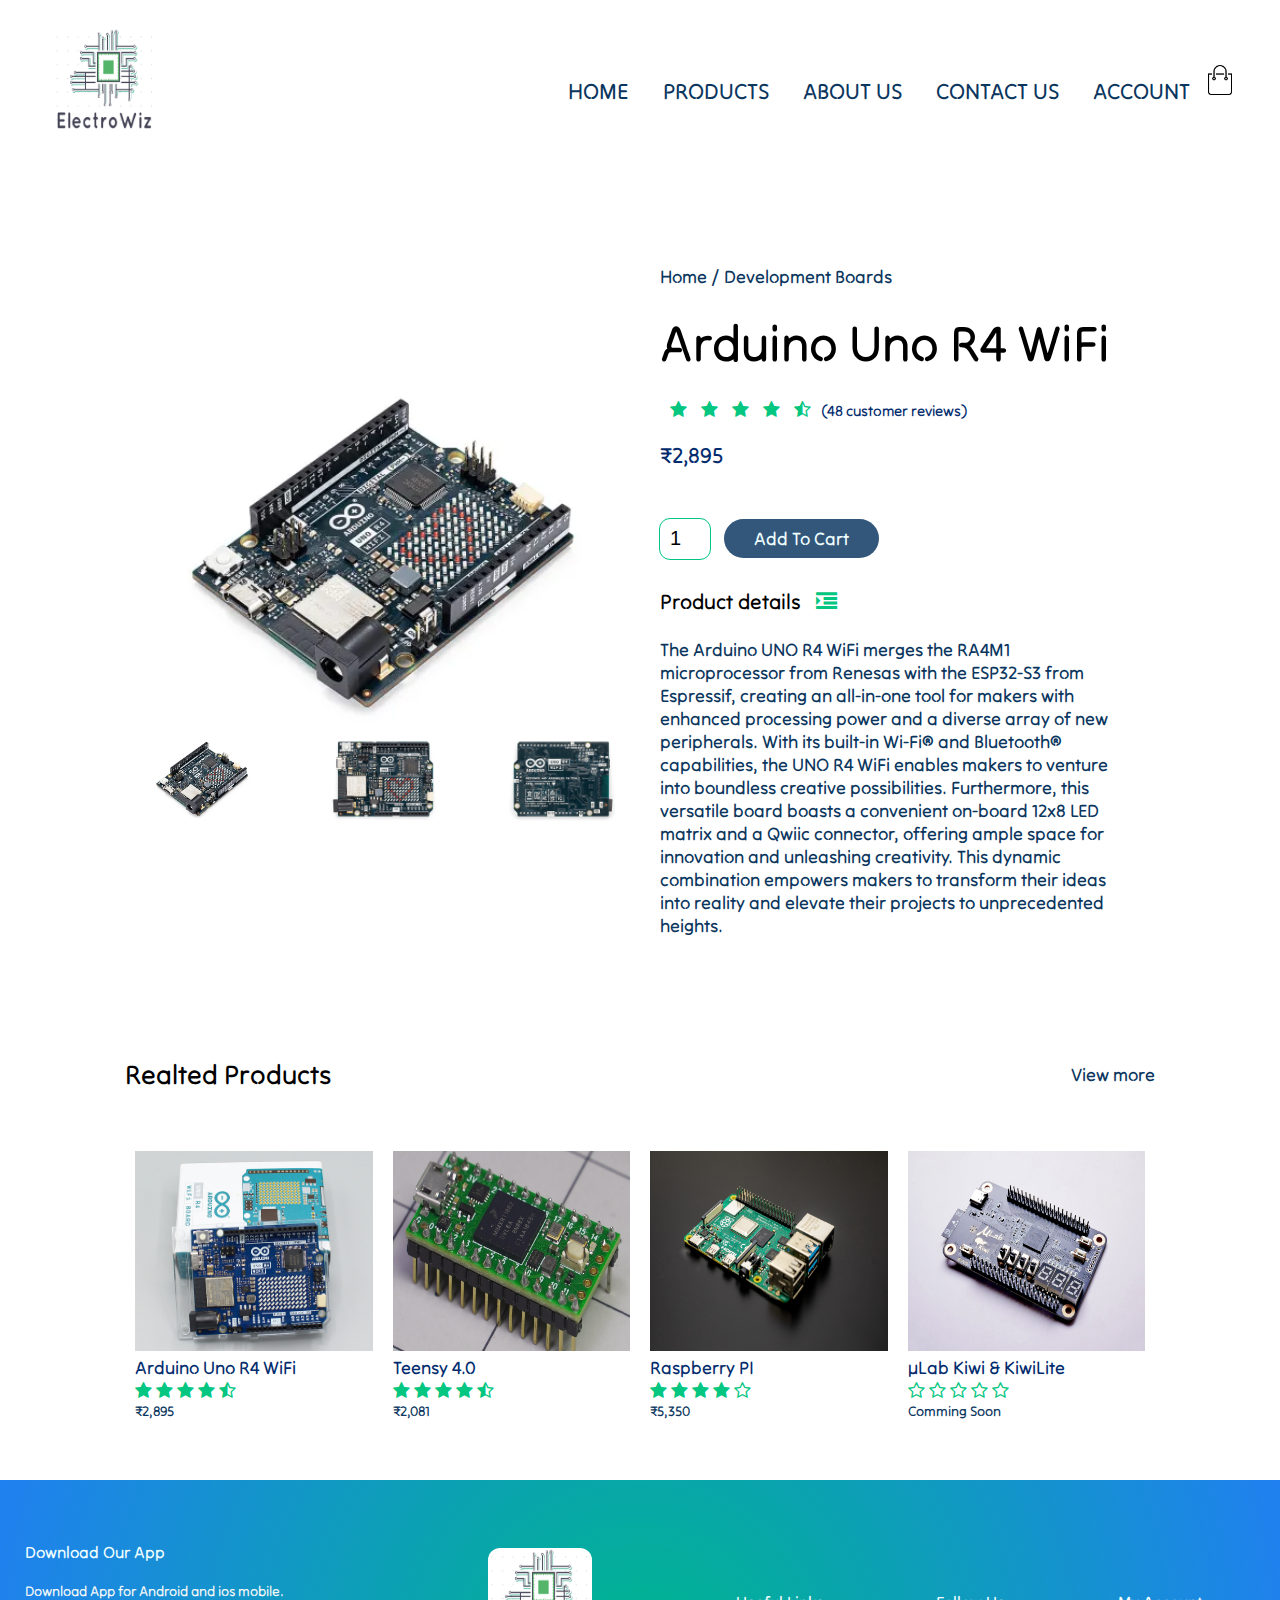
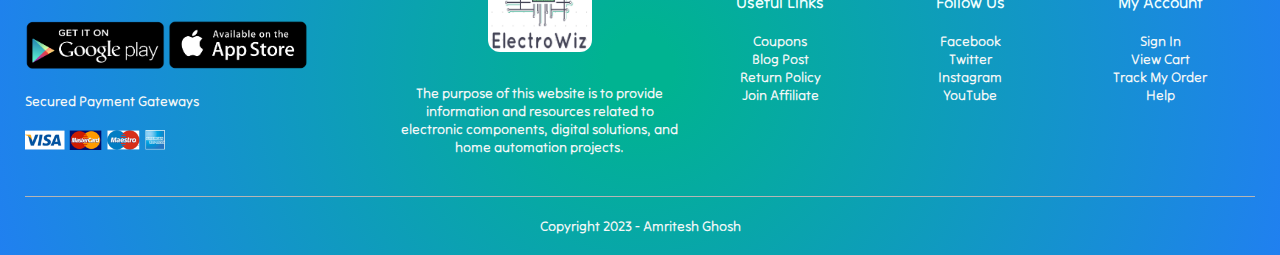
<file: product-details.html>
<!DOCTYPE html>
<html lang="en">

<head>
    <meta charset="UTF-8">
    <meta name="viewport" content="width=device-width, initial-scale=1.0">
    <title>Products</title>
    <link rel="shortcut icon" href="images/logo.png" type="image/x-icon">
    <link rel="stylesheet" href="style.css">
    <link rel="preconnect" href="https://fonts.googleapis.com">
    <link rel="preconnect" href="https://fonts.gstatic.com" crossorigin>
    <link href="https://fonts.googleapis.com/css2?family=Tilt+Neon&display=swap" rel="stylesheet">
    <link rel="stylesheet" href="https://cdnjs.cloudflare.com/ajax/libs/font-awesome/4.7.0/css/font-awesome.css">
</head>

<body>
    <div class="container">
        <div class="navbar">
            <div class="logo">
                <img src="images/logo.png" style="padding: 8px 8px; border-radius: 20px; height: 120px; width: 120px;"
                    alt="website logo">
            </div>
            <nav class="nbar m-style">
                <ul id="MenuItems">
                    <li><a href="index.html">Home</a></li>
                    <li><a href="products.html">Products</a></li>
                    <li><a href="about.html">About Us</a></li>
                    <li><a href="contact.html">Contact Us</a></li>
                    <li><a href="account.html">Account</a></li>
                </ul>
            </nav>
            <a href="cart.html"><img src="images/cart.png" width="30px" height="30px" alt="cart image"></a>
            <img src="images/menu.png" width="30px" height="30px" onclick="menutoggle()" class="menu-icon"
                alt="cart image">
        </div>
    </div>
    <!-- -------single product details--------- -->

    <div class="small-container single-product">
        <div class="row">
            <div class="col-2">
                <img src="images/gallery-1.jpg" width="100%" id="productImg" alt="">
                <div class="small-img-row">
                    <div class="small-img-col">
                        <img src="images/gallery-1.jpg" alt="" class="small-img">
                    </div>
                    <div class="small-img-col">
                        <img src="images/gallery-2.jpg" alt="" class="small-img">
                    </div>
                    <div class="small-img-col">
                        <img src="images/gallery-3.jpg" alt="" class="small-img">
                    </div>
                </div>
            </div>
            <div class="col-2">
                <p>Home / Development Boards</p>
                <h1>Arduino Uno R4 WiFi</h1>
                <div class="rating">
                    <i class="fa fa-star"></i>
                    <i class="fa fa-star"></i>
                    <i class="fa fa-star"></i>
                    <i class="fa fa-star"></i>
                    <i class="fa fa-star-half-o"></i>
                    <h5 style="display: inline; color: #032c6e;"> &nbsp; (48 customer reviews)</h5>
                </div>
                <h4>₹2,895</h4>
                <input type="number" value="1">
                <a href="cart.html" class="btn">Add To Cart</a>
                <h3>Product details <i class="fa fa-indent"></i></h3>
                <br>
                <p>The Arduino UNO R4 WiFi merges the RA4M1 microprocessor from Renesas with the ESP32-S3 from
                    Espressif, creating an all-in-one tool for makers with enhanced processing power and a diverse array
                    of new peripherals. With its built-in Wi-Fi® and Bluetooth® capabilities, the UNO R4 WiFi enables
                    makers to venture into boundless creative possibilities. Furthermore, this versatile board boasts a
                    convenient on-board 12x8 LED matrix and a Qwiic connector, offering ample space for innovation and
                    unleashing creativity. This dynamic combination empowers makers to transform their ideas into
                    reality and elevate their projects to unprecedented heights.</p>
            </div>
        </div>
    </div>

    <!-- ------------- title--------------- -->

    <div class="small-container">
        <div class="row row-2">
            <h2>Realted Products</h2>
            <a href="products.html">
                <p>View more</p>
            </a>

        </div>
    </div>

    <!-- ------------- products---------- -->
    <div class="small-container">
        <div class="row">
            <div class="col-4">
                <img src="images/product-1.png" alt="">
                <h4>Arduino Uno R4 WiFi</h4>
                <div class="rating">
                    <i class="fa fa-star"></i>
                    <i class="fa fa-star"></i>
                    <i class="fa fa-star"></i>
                    <i class="fa fa-star"></i>
                    <i class="fa fa-star-half-o"></i>
                </div>
                <p>₹2,895</p>
            </div>
            <div class="col-4">
                <img src="images/product-2.jpg" alt="">
                <h4>Teensy 4.0</h4>
                <div class="rating">
                    <i class="fa fa-star"></i>
                    <i class="fa fa-star"></i>
                    <i class="fa fa-star"></i>
                    <i class="fa fa-star"></i>
                    <i class="fa fa-star-half-o"></i>
                </div>
                <p>₹2,081</p>
            </div>
            <div class="col-4">
                <img src="images/product-3.jpg" alt="">
                <h4>Raspberry PI</h4>
                <div class="rating">
                    <i class="fa fa-star"></i>
                    <i class="fa fa-star"></i>
                    <i class="fa fa-star"></i>
                    <i class="fa fa-star"></i>
                    <i class="fa fa-star-o"></i></i>
                </div>
                <p>₹5,350</p>
            </div>
            <div class="col-4">
                <img src="images/product-4.jpg" alt="">
                <h4>µLab Kiwi & KiwiLite</h4>
                <div class="rating">
                    <i class="fa fa-star-o"></i>
                    <i class="fa fa-star-o"></i>
                    <i class="fa fa-star-o"></i>
                    <i class="fa fa-star-o"></i>
                    <i class="fa fa-star-o"></i>
                </div>
                <p>Comming Soon</p>
            </div>
        </div>
    </div>


    <!-- -----------------footer---------------- -->
    <div class="footer">
        <div class="container">
            <div class="row">
                <div class="footer-col-1">
                    <h3>Download Our App</h3>
                    <p>Download App for Android and ios mobile.</p>
                    <div class="app-logo">
                        <img src="images/play-store.png" alt="">
                        <img src="images/app-store.png" alt="">
                    </div><br>
                    <p>Secured Payment Gateways</p>
                    <div class="app-logo">
                        <img src="images/pay.png" alt="">
                    </div>
                </div>
                <div class="footer-col-2">
                    <img src="images/logo.png"
                        style="padding: 8px 8px; border-radius: 20px; height: 120px; width: 120px;" alt="website logo">
                    <p>The purpose of this website is to provide information and resources related to electronic
                        components, digital solutions, and home automation projects.</p>
                </div>
                <div class="footer-col-3">
                    <h3>Useful Links</h3>
                    <ul>
                        <li>Coupons</li>
                        <li>Blog Post</li>
                        <li>Return Policy</li>
                        <li>Join Affiliate</li>
                    </ul>
                </div>
                <div class="footer-col-4">
                    <h3>Follow Us</h3>
                    <ul>
                        <li>Facebook</li>
                        <li>Twitter</li>
                        <li>Instagram</li>
                        <li>YouTube</li>
                    </ul>
                </div>
                <div class="footer-col-5">
                    <h3>My Account</h3>
                    <ul>
                        <li>Sign In</li>
                        <li>View Cart</li>
                        <li>Track My Order</li>
                        <li>Help</li>
                    </ul>
                </div>
            </div>
            <hr>
            <p class="copyright">Copyright 2023 - Amritesh Ghosh</p>
        </div>
    </div>
    <script src="index.js"></script>
</body>

</html>
</file>
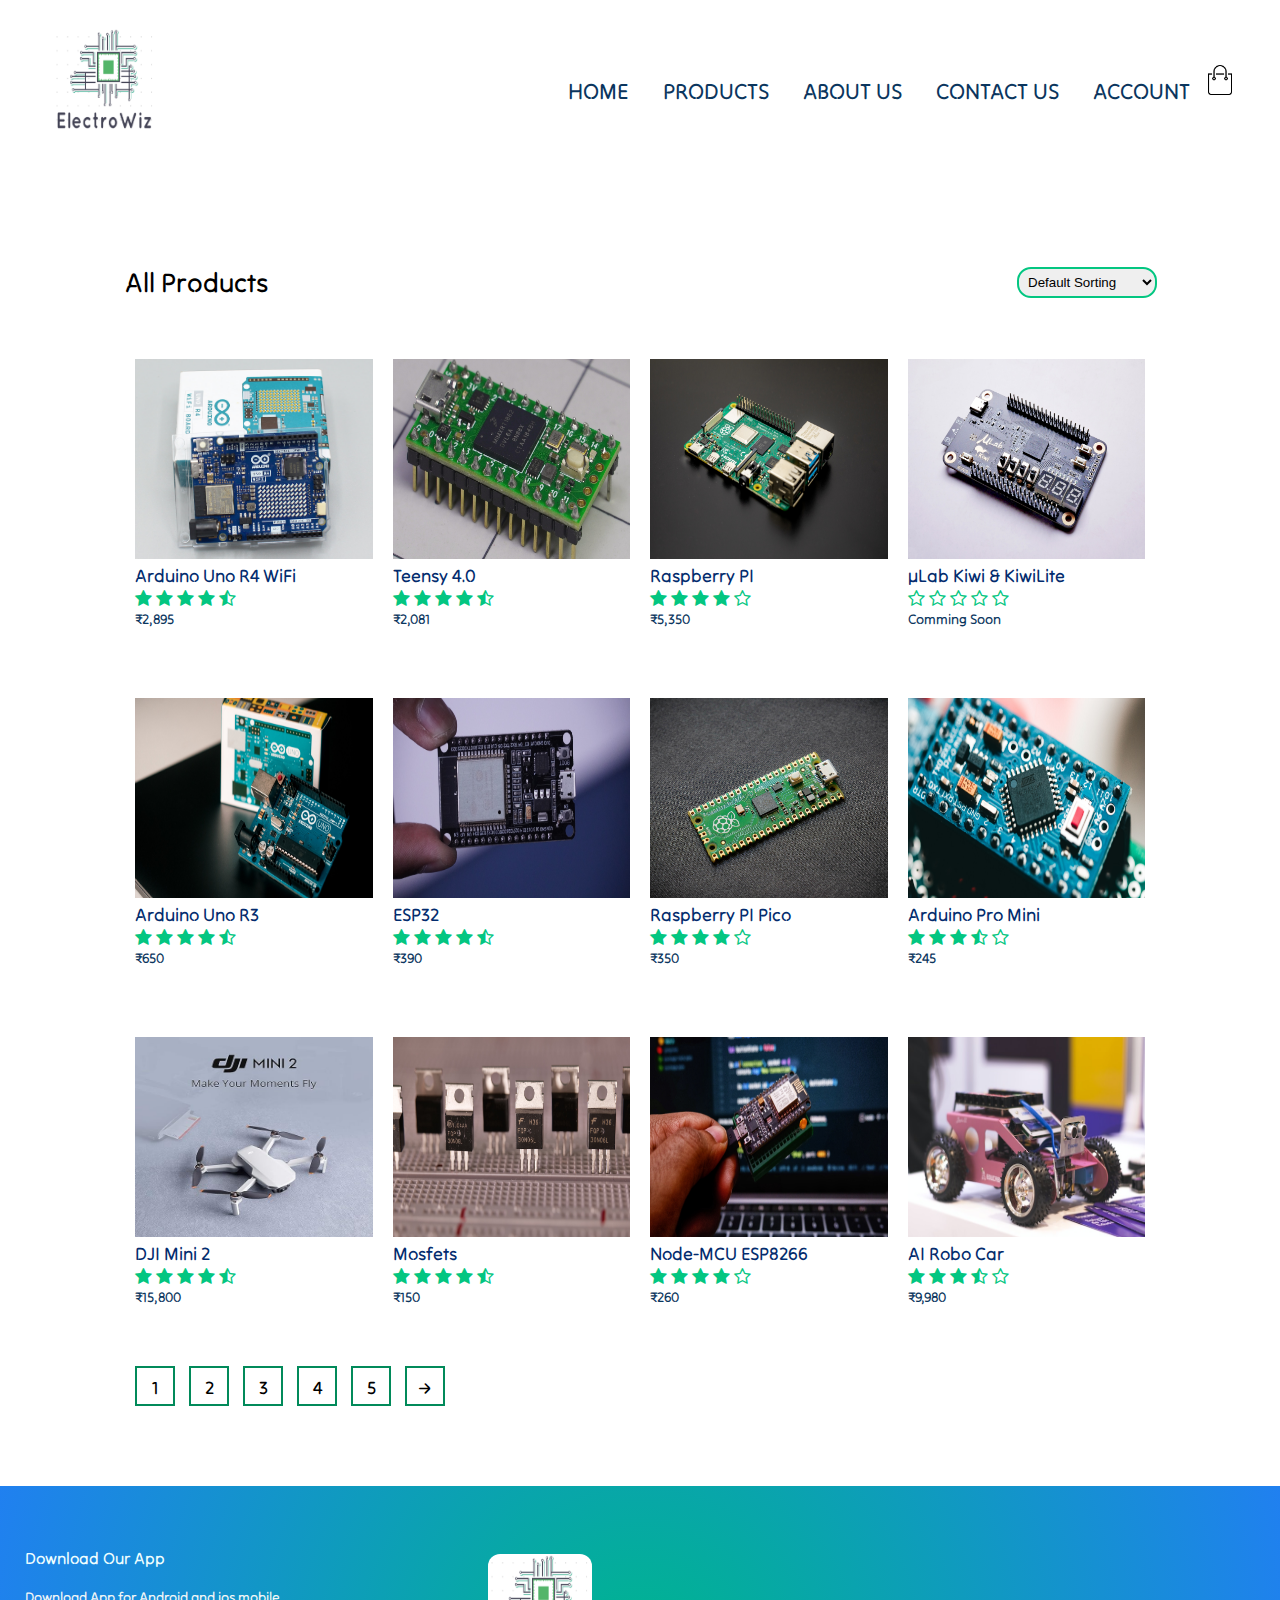
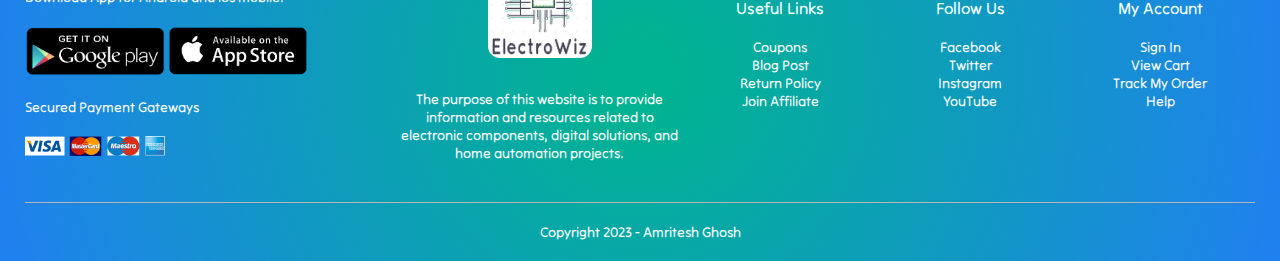
<file: products.html>
<!DOCTYPE html>
<html lang="en">

<head>
    <meta charset="UTF-8">
    <meta name="viewport" content="width=device-width, initial-scale=1.0">
    <title>Products</title>
    <link rel="shortcut icon" href="images/logo.png" type="image/x-icon">
    <link rel="stylesheet" href="style.css">
    <link rel="preconnect" href="https://fonts.googleapis.com">
    <link rel="preconnect" href="https://fonts.gstatic.com" crossorigin>
    <link href="https://fonts.googleapis.com/css2?family=Tilt+Neon&display=swap" rel="stylesheet">
    <link rel="stylesheet" href="https://cdnjs.cloudflare.com/ajax/libs/font-awesome/4.7.0/css/font-awesome.css">
</head>

<body>
    <div class="container">
        <div class="navbar">
            <div class="logo">
                <img src="images/logo.png" style="padding: 8px 8px; border-radius: 20px; height: 120px; width: 120px;"
                    alt="website logo">
            </div>
            <nav class="nbar m-style">
                <ul id="MenuItems">
                    <li><a href="index.html">Home</a></li>
                    <li><a href="products.html">Products</a></li>
                    <li><a href="about.html">About Us</a></li>
                    <li><a href="contact.html">Contact Us</a></li>
                    <li><a href="account.html">Account</a></li>
                </ul>
            </nav>
            <a href="cart.html"><img src="images/cart.png" width="30px" height="30px" alt="cart image"></a>
            <img src="images/menu.png" width="30px" height="30px" onclick="menutoggle()" class="menu-icon"
                alt="cart image">
        </div>

    </div>

    <div class="small-container">
        <div class="row row-2">
            <h2>All Products</h2>
            <select>
                <option>Default Sorting</option>
                <option>Sort by Price</option>
                <option>Sort by Popularity</option>
                <option>Sort by Rating</option>
            </select>
        </div>



        <div class="row">
            <div class="col-4">
                <a href="product-details.html"><img src="images/product-1.png" alt=""></a>
                <a href="product-details.html">
                    <h4>Arduino Uno R4 WiFi</h4>
                    <div class="rating">
                </a>
                <i class="fa fa-star"></i>
                <i class="fa fa-star"></i>
                <i class="fa fa-star"></i>
                <i class="fa fa-star"></i>
                <i class="fa fa-star-half-o"></i>
            </div>
            <p>₹2,895</p>
        </div>
        <div class="col-4">
            <img src="images/product-2.jpg" alt="">
            <h4>Teensy 4.0</h4>
            <div class="rating">
                <i class="fa fa-star"></i>
                <i class="fa fa-star"></i>
                <i class="fa fa-star"></i>
                <i class="fa fa-star"></i>
                <i class="fa fa-star-half-o"></i>
            </div>
            <p>₹2,081</p>
        </div>
        <div class="col-4">
            <img src="images/product-3.jpg" alt="">
            <h4>Raspberry PI</h4>
            <div class="rating">
                <i class="fa fa-star"></i>
                <i class="fa fa-star"></i>
                <i class="fa fa-star"></i>
                <i class="fa fa-star"></i>
                <i class="fa fa-star-o"></i></i>
            </div>
            <p>₹5,350</p>
        </div>
        <div class="col-4">
            <img src="images/product-4.jpg" alt="">
            <h4>µLab Kiwi & KiwiLite</h4>
            <div class="rating">
                <i class="fa fa-star-o"></i>
                <i class="fa fa-star-o"></i>
                <i class="fa fa-star-o"></i>
                <i class="fa fa-star-o"></i>
                <i class="fa fa-star-o"></i>
            </div>
            <p>Comming Soon</p>
        </div>
    </div>
    <div class="row">
        <div class="col-4">
            <img src="images/product-5.jpg" alt="">
            <h4>Arduino Uno R3</h4>
            <div class="rating">
                <i class="fa fa-star"></i>
                <i class="fa fa-star"></i>
                <i class="fa fa-star"></i>
                <i class="fa fa-star"></i>
                <i class="fa fa-star-half-o"></i>
            </div>
            <p>₹650</p>
        </div>
        <div class="col-4">
            <img src="images/product-6.jpg" alt="">
            <h4>ESP32</h4>
            <div class="rating">
                <i class="fa fa-star"></i>
                <i class="fa fa-star"></i>
                <i class="fa fa-star"></i>
                <i class="fa fa-star"></i>
                <i class="fa fa-star-half-o"></i>
            </div>
            <p>₹390</p>
        </div>
        <div class="col-4">
            <img src="images/product-7.jpg" alt="">
            <h4>Raspberry PI Pico</h4>
            <div class="rating">
                <i class="fa fa-star"></i>
                <i class="fa fa-star"></i>
                <i class="fa fa-star"></i>
                <i class="fa fa-star"></i>
                <i class="fa fa-star-o"></i></i>
            </div>
            <p>₹350</p>
        </div>
        <div class="col-4">
            <img src="images/product-8.jpg" alt="">
            <h4>Arduino Pro Mini</h4>
            <div class="rating">
                <i class="fa fa-star"></i>
                <i class="fa fa-star"></i>
                <i class="fa fa-star"></i>
                <i class="fa fa-star-half-o"></i>
                <i class="fa fa-star-o"></i>
            </div>
            <p>₹245</p>
        </div>
    </div>
    <div class="row">
        <div class="col-4">
            <img src="images/product-9.jpg" alt="">
            <h4>DJI Mini 2</h4>
            <div class="rating">
                <i class="fa fa-star"></i>
                <i class="fa fa-star"></i>
                <i class="fa fa-star"></i>
                <i class="fa fa-star"></i>
                <i class="fa fa-star-half-o"></i>
            </div>
            <p>₹15,800</p>
        </div>
        <div class="col-4">
            <img src="images/product-10.jpg" alt="">
            <h4>Mosfets</h4>
            <div class="rating">
                <i class="fa fa-star"></i>
                <i class="fa fa-star"></i>
                <i class="fa fa-star"></i>
                <i class="fa fa-star"></i>
                <i class="fa fa-star-half-o"></i>
            </div>
            <p>₹150</p>
        </div>
        <div class="col-4">
            <img src="images/product-11.jpg" alt="">
            <h4>Node-MCU ESP8266</h4>
            <div class="rating">
                <i class="fa fa-star"></i>
                <i class="fa fa-star"></i>
                <i class="fa fa-star"></i>
                <i class="fa fa-star"></i>
                <i class="fa fa-star-o"></i></i>
            </div>
            <p>₹260</p>
        </div>
        <div class="col-4">
            <img src="images/product-12.jpg" alt="">
            <h4>AI Robo Car</h4>
            <div class="rating">
                <i class="fa fa-star"></i>
                <i class="fa fa-star"></i>
                <i class="fa fa-star"></i>
                <i class="fa fa-star-half-o"></i>
                <i class="fa fa-star-o"></i>
            </div>
            <p>₹9,980</p>
        </div>
    </div>
    <div class="page-btn">
        <span>1</span>
        <span>2</span>
        <span>3</span>
        <span>4</span>
        <span>5</span>
        <span>&#8594;</span>
    </div>
    </div>
    <!-- ------------offer------------ -->

    <!-- ------------Testimonial------------ -->

    <!-- -----------------footer---------------- -->
    <div class="footer">
        <div class="container">
            <div class="row">
                <div class="footer-col-1">
                    <h3>Download Our App</h3>
                    <p>Download App for Android and ios mobile.</p>
                    <div class="app-logo">
                        <img src="images/play-store.png" alt="">
                        <img src="images/app-store.png" alt="">
                    </div><br>
                    <p>Secured Payment Gateways</p>
                    <div class="app-logo">
                        <img src="images/pay.png" alt="">
                    </div>
                </div>
                <div class="footer-col-2">
                    <img src="images/logo.png"
                        style="padding: 8px 8px; border-radius: 20px; height: 120px; width: 120px;" alt="website logo">
                    <p>The purpose of this website is to provide information and resources related to electronic
                        components, digital solutions, and home automation projects.</p>
                </div>
                <div class="footer-col-3">
                    <h3>Useful Links</h3>
                    <ul>
                        <li>Coupons</li>
                        <li>Blog Post</li>
                        <li>Return Policy</li>
                        <li>Join Affiliate</li>
                    </ul>
                </div>
                <div class="footer-col-4">
                    <h3>Follow Us</h3>
                    <ul>
                        <li>Facebook</li>
                        <li>Twitter</li>
                        <li>Instagram</li>
                        <li>YouTube</li>
                    </ul>
                </div>
                <div class="footer-col-5">
                    <h3>My Account</h3>
                    <ul>
                        <li>Sign In</li>
                        <li>View Cart</li>
                        <li>Track My Order</li>
                        <li>Help</li>
                    </ul>
                </div>
            </div>
            <hr>
            <p class="copyright">Copyright 2023 - Amritesh Ghosh</p>
        </div>
    </div>
    <script src="index.js"></script>
</body>

</html>
</file>
<file: style.css>
* {
    margin: 0;
    padding: 0;
    box-sizing: border-box;
}

body {
    font-family: 'Tilt Neon', sans-serif;
    font-size: large;
}

.navbar {
    display: flex;
    align-items: center;
    padding: 20px;
}

.logo img {
    border-radius: 50%;
}

nav {
    flex: 1;
    text-align: right;
}

nav ul {
    display: inline-block;
    list-style-type: none;
}

nav ul li {
    display: inline-block;
    margin-right: 20px;
}

a {
    text-decoration: none;
    color: rgb(11, 54, 94);
}

p {
    color: rgb(11, 54, 94);
    /* padding: 10px 10px; */
}

.nbar ul {
    list-style: none;
    margin: 0;
    padding: 0;
    text-align: center;
}

.nbar li {
    margin: 12px 15px;
    text-align: center;
}

.nbar a {
    font-size: 22px;
    text-transform: uppercase;
    text-decoration: none;
    color: rgb(11, 54, 94);
    font-weight: bold;
    display: block;
    position: relative;
    padding: 4px 0;
}

.nbar a::before {
    content: "";
    width: 100%;
    height: 4px;
    position: absolute;
    left: 0;
    bottom: 0;
    background: #fff;
    transition: 0.5s transform ease;
    transform: scale3d(0, 1, 1);
    transform-origin: 0 50%;
}

.nbar a:hover::before {
    transform: scale3d(1, 1, 1);
}

.m-style a::before {
    transform-origin: 50% 50%;
    background: rgb(3 198 129);
}


.container {
    max-width: 1300px !important;
    margin: auto;
    padding-left: 25px;
    padding-right: 25px;
}

.row {
    display: flex;
    align-items: center;
    flex-wrap: wrap;
    justify-content: space-around;
}

.col-2 {
    flex-basis: 50%;
    min-width: 300px;
}

.col-2 img {
    max-width: 100%;
    padding: 15px 60px;
}

.col-2 h1 {
    font-size: 50px;
    line-height: 60px;
    margin: 25px 0px;
}

.btn {
    display: inline-block;
    background-color: rgb(50, 87, 123);
    color: azure;
    padding: 8px 30px;
    margin: 30px 0px;
    border-radius: 30px;
    font-weight: bolder;
    transition: background-color 0.5s ease-out;
}

.btn2 {
    min-width: 40px;
    max-width: 50px;
    border-radius: 8px;
    text-align: center;
}

.btn:hover:hover {
    background-color: rgb(8, 133, 243);
    color: azure;
}

.header {
    background: radial-gradient(circle, rgb(174, 238, 226, 1) 0%, rgb(128, 177, 234, 1) 100%);

}

.header .row {
    margin-top: 2px;
}

.categories {
    margin: 70px 0px;
}

.col-3 {
    flex-basis: 30%;
    min-width: 250px;
    margin-bottom: 30px;
}

.col-3 img {
    width: 100%;
    /* padding: 20px; */
}

.small-container {
    max-width: 1080px;
    margin: auto;
    padding-left: 25px;
    padding-right: 25px;
}

.col-4 {
    flex-basis: 25%;
    padding: 10px;
    min-width: 200px;
    margin-bottom: 50px;
    transition: transform 0.5s;
}

.col-4 img {
    height: 200px;
    width: 100%;
}

.title {
    text-align: center;
    /* top | left and right | bottom */
    margin: 0px auto 80px;
    position: relative;
    line-height: 60px;
    color: rgb(31, 89, 143);
}

.title::after {
    content: "";
    background-color: rgb(8, 243, 144);
    width: 100px;
    height: 5px;
    border-radius: 5px;
    position: absolute;
    bottom: 0;
    left: 50%;
    transform: translateX(-50%);
}

h4 {
    color: #032c6e;
    font-weight: normal;
    /* font-size: larger; */
}

.col-4 p {
    font-size: 14px;
}

.rating .fa {
    color: rgb(3 198 129);
}

.col-4:hover {
    transform: translateY(-5px);
}

.offer {
    background: radial-gradient(circle, rgb(174, 238, 226, 1) 0%, rgb(128, 177, 234, 1) 100%);
    margin-top: 80px;
    padding: 30px 0px;
}

.col-2 .offer-img {
    padding: 50px;
}

small {
    color: #032c6e;
}


.testimonial {
    padding-top: 50px;
}

.testimonial .col-3 {
    text-align: justify;
    padding: 40px 20px;
    box-shadow: 0px 0px 20px 0px rgba(0, 0, 0, 0.2);
    border-radius: 15px;
    cursor: pointer;
    transition: transform 0.5s;
}

.testimonial .col-3 img {
    width: 50px;
    margin-top: 40px;
    border-radius: 50%;
}

.testimonial .col-3 h3 {
    font-weight: 600;
    color: #032c6e;
    font-size: 16px;
}

.col-3 p {
    font-size: 12px;
    margin: 12px 0;
    color: #032c6e;
}

.testimonial .col-3:hover {
    transform: translateY(-10px);
}

.fa.fa-quote-left {
    font-size: 34px;
    color: rgb(3 198 129);
}

.brands {
    margin: 100px auto;
}

.col-5 {
    width: 160px;
}

.col-5 img {
    width: 100%;
    cursor: pointer;
    filter: grayscale(100%);
}

.col-5 img:hover {
    filter: grayscale(0%);
}

.footer {
    background: radial-gradient(circle, rgb(0 179 145) 5%, rgb(32 128 240) 100%);
    color: rgb(243, 247, 247);
    font-size: 14px;
    /* top | left and right | bottom */
    padding: 60px 0 20px;
}

.footer p {
    color: rgb(243, 247, 247);
}

.footer h3 {
    color: azure;
    margin-bottom: 20px;
}

.footer-col-1,
.footer-col-2,
.footer-col-3,
.footer-col-4,
.footer-col-5 {
    min-width: 190px;
    margin-bottom: 20px;
}

.footer-col-1 {
    flex-basis: 30%;
}

.footer-col-2 {
    flex: 1;
    text-align: center;
}

.footer-col-2 img {
    width: 180px;
    margin-bottom: 20px;
}

.footer-col-3,
.footer-col-4,
.footer-col-5 {
    flex-basis: 12%;
    text-align: center;
}

ul {
    list-style-type: none;
}

.app-logo {
    margin-top: 20px;
}

.app-logo img {
    width: 140px;
}

.footer hr {
    border: none;
    background: #b5b5b5;
    height: 1px;
    margin: 20px 0;
}

.copyright {
    text-align: center;
}

.menu-icon {
    width: 28px;
    margin-left: 20px;
    display: none;
}




.row-2 {
    justify-content: space-between;
    margin: 100px auto 50px;


}

select {
    /* border: 2px solid rgb(3 198 129); */
    outline: 2px solid rgb(3 198 129);
    border-radius: 12px;
    border: none;
    padding: 5px;

}

/* select:focus{
    outline: none;
} */
.page-btn {
    margin: 0px auto 80px;
}

.page-btn span {
    display: inline-block;
    border: 2px solid rgb(1, 138, 90);
    margin-left: 10px;
    width: 40px;
    height: 40px;
    text-align: center;
    line-height: 40px;
    cursor: pointer;
}

.page-btn span:hover {
    background-color: rgb(3, 198, 129);
    color: azure;

}


/*-------single product details--------*/

.single-product {
    margin-top: 80px;
}

.single-product .col-2 img {
    padding: 0;
}

.single-product .col-2 {
    padding: 20px;
}

.single-product h4 {
    margin: 20px 0;
    font-size: 22px;
    font-weight: bold;
}

.single-product select {
    display: block;
    padding: 10px;
    margin-top: 20px;
}

.single-product input {
    width: 50px;
    height: 40px;
    padding-left: 10px;
    font-size: 20px;
    margin-right: 10px;
    outline: 1px solid rgb(3, 198, 129);
    border: none;
    border-radius: 10px;
}

.single-product .fa {
    color: rgb(3, 198, 129);
    margin-left: 10px;

}

.small-img-row {
    display: flex;
    justify-content: space-between;

}

.small-img-col {
    flex-basis: 24%;
    cursor: pointer;
}


/* ------------- About Section ----------------- */

.about {
    background: rgb(224, 251, 222);
    background: radial-gradient(circle, rgb(174, 238, 226, 1) 0%, rgb(128, 177, 234, 1) 100%);
    padding: 60px 0 20px 0;
    text-align: center;
}

.about h1 {
    font-size: 2.5rem;
    margin-bottom: 20px;
}

.about p {
    font-size: 1rem;
    color: #323030;
    max-width: 800px;
    margin: 0 auto;
}

.about-info {
    margin: 2rem 2rem;
    display: flex;
    align-items: center;
    justify-content: center;
    text-align: left;
}

.about-img {
    width: 10rem;
    height: 10rem;

}

.about-img img {
    width: 100%;
    height: 100%;
    border-radius: 5px;
    object-fit: contain;
}

.about-info p {
    font-size: 1.3rem;
    margin: 0 2rem;
    text-align: justify;
}

/* Team Section */
.team {
    padding: 30px 0;
    text-align: center;
}

.team h1 {
    font-size: 2.5rem;
    margin-bottom: 20px;
}

.team-cards {
    display: flex;
    flex-wrap: wrap;
    justify-content: center;
    gap: 15px;
    margin-top: 20px;
}

.card {
    background-color: white;
    border-radius: 6px;
    box-shadow: 0 4px 6px rgba(0, 0, 0, 0.5);
    overflow: hidden;
    transition: transform 0.2s, box-shadow 0.2s;
    width: 18rem;
    height: 25rem;
    margin-top: 10px;
}

.card:hover {
    transform: translateY(-5px);
    box-shadow: 0 8px 12px rgba(0, 0, 0, 0.5);
}

.card-img {
    width: 18rem;
    height: 12rem;
}

.card-img img {
    width: 100%;
    height: 100%;
    object-fit: fill;
}

.card-info button {
    margin: 2rem 1rem;
}

.card-name {
    font-size: 2rem;
    margin: 10px 0;
}

.card-role {
    font-size: 1rem;
    color: #888;
    margin: 5px 0;
}

.card-email {
    font-size: 1rem;
    color: #555;
}


/*------------ Contact Us --------------*/

.contact-container {
    margin: 50px auto;
    width: 85%;
    background: #fff;
    border-radius: 6px;
    padding: 20px 60px 5px 40px;
    box-shadow: 0 5px 10px rgba(0, 0, 0, 0.2);
}

.contact-container .content {
    display: flex;
    align-items: center;
    justify-content: space-between;
}

.contact-container .content .left-side {
    width: 25%;
    height: 100%;
    display: flex;
    flex-direction: column;
    align-items: center;
    justify-content: center;
    margin-top: 15px;
    position: relative;
}

.content .left-side::before {
    content: '';
    position: absolute;
    height: 70%;
    width: 2px;
    right: -15px;
    top: 50%;
    transform: translateY(-50%);
    background: #afafb6;
}

.content .left-side .details {
    margin: 14px;
    text-align: center;
}

.content .left-side .details i {
    font-size: 30px;
    color: rgb(3, 198, 129);
    margin-bottom: 10px;
}

.content .left-side .details .topic {
    font-size: 18px;
    font-weight: 500;
}

.content .left-side .details .text-one,
.content .left-side .details .text-two {
    font-size: 14px;
    color: #afafb6;
}

.contact-container .content .right-side {
    width: 75%;
    margin-left: 75px;
}

.content .right-side .topic-text {
    font-size: 23px;
    font-weight: 600;
    color: rgb(3, 198, 129);
}

.right-side .input-box {
    height: 50px;
    width: 100%;
    margin: 12px 0;
}

.right-side .input-box input,
.right-side .input-box textarea {
    height: 100%;
    width: 100%;
    border: none;
    outline: none;
    font-size: 16px;
    background: #F0F1F8;
    border-radius: 6px;
    padding: 0 15px;
    resize: none;
}

.right-side .message-box {
    min-height: 110px;
}

.right-side .input-box textarea {
    margin: 12px auto;
    padding-top: 6px;
}



@media (max-width: 950px) {
    .contact-container {
        width: 100%;
        padding: 30px 30px 30px 30px;
    }

    .contact-container .content .right-side {
        width: 75%;
        margin-left: 55px;
    }
}

@media (max-width: 820px) {
    .contact-container {
        margin: 40px 0;
        height: 100%;
    }

    .contact-container .content {
        flex-direction: column-reverse;
    }

    .contact-container .content .left-side {
        width: 100%;
        flex-direction: row;
        margin-top: 40px;
        justify-content: center;
        flex-wrap: wrap;
    }

    .contact-container .content .left-side::before {
        display: none;
    }

    .contact-container .content .right-side {
        width: 100%;
        margin-left: 0;
    }
}

/*------------ account-page --------------*/
.account-page {
    padding: 0px 0px;
    /* background: radial-gradient(circle, rgb(174, 238, 226, 1) 0%, rgb(128, 177, 234, 1) 100%); */
}

.form-container {
    background: #fff;
    width: 300px;
    height: 400px;
    position: relative;
    text-align: center;
    padding: 20px 0;
    margin: auto;
    box-shadow: 0 0 20px 0px rgba(0, 0, 0, 0.1);
    overflow: hidden;
}

.form-container span {
    font-weight: bold;
    padding: 0 10px;
    color: #555;
    cursor: pointer;
    width: 100px;
    display: inline-block;
}

.form-btn {
    display: inline-block;
}

.form-container form {
    max-width: 300px;
    padding: 0 20px;
    position: absolute;
    top: 130px;
    transition: transform 1s;
}

form input {
    width: 100%;
    height: 30px;
    margin: 10px 0;
    padding: 0 10px;
    border: 1px solid #ccc;
}

form .btn {
    width: 100%;
    border: none;
    cursor: pointer;
    margin: 25px 0;
}

form .btn:focus {
    outline: none;
}

#LoginForm {
    left: -300px;
}

#RegForm {
    left: 0;
}

form a {
    font-size: 12px;
}

#Indicator {
    width: 100px;
    border: none;
    background: rgb(8 243 144);
    height: 5px;
    margin-top: 8px;
    transform: translateX(100px);
    transition: transform 1s;

}

/* ------cart---------------- */

.cart-page {
    margin: 80px auto;

}

table {
    width: 100%;
    /* The border-collapse CSS property sets whether cells inside a <table> have shared or separate borders. */
    border-collapse: collapse;
}

.cart-info {
    display: flex;
    flex-wrap: wrap;

}

th {
    text-align: left;
    padding: 5px;
    color: #fff;
    background-color: rgb(3 198 129);
    font-weight: bolder;
    line-height: 40px;
}

td {
    padding: 10px 5px;
}

td input {
    width: 40px;
    height: 30px;
    padding: 5px;
}

td a {
    color: rgb(3 198 129);
    font-size: 12px;
}

td img {
    width: 80px;
    height: 80px;
    margin-right: 10px;
}

.total-price {
    display: flex;
    justify-content: flex-end;
}

.total-price table {
    border-top: 3px solid rgb(3 198 129);
    width: 100%;
    max-width: 400px;
}

td:last-child {
    text-align: right;
}

th:last-child {
    text-align: right;
}

/* ----------media query for menu----------- */

@media only screen and (max-width:800px) {

    /* for less than 800px device */
    nav ul {
        position: absolute;
        top: 110px;
        left: 0;
        background: #0e0e0e;
        width: 100%;
        text-align: center;
        overflow: hidden;
        transition: max-height 0.5s;

    }

    nav ul li {
        display: block;
        margin-right: 50px;
        margin-top: 10px;
        margin-bottom: 10px;
    }

    nav ul li a {
        color: #fff;
    }

    .menu-icon {
        display: block;
        cursor: pointer;
    }
}

/* ----------media query for less than 600 screen size----------- */

@media only screen and (max-width:600px) {
    .row {
        text-align: center;
    }

    .col-2,
    .col-3,
    .col-4 {
        flex-basis: 100%;
    }

    .single-product .row {
        text-align: left;
    }

    .single-product .col-2 {
        padding: 20px 0;
    }

    .single-product h1 {
        font-size: 26px;
        line-height: 30px;
    }

    .cart-info p {
        display: none;
    }
}


/*-------- NOTIFICATION TOAST*--------*/

ion-icon {
    display: block;
}

.notification-toast {
    position: fixed;
    bottom: 80px;
    left: 20px;
    right: 20px;
    background: whitesmoke;
    max-width: 300px;
    display: flex;
    align-items: flex-start;
    gap: 15px;
    padding: 15px;
    border-radius: 10px;
    box-shadow: 0 5px 20px hsla(0, 0%, 0%, 0.15);
    transform: translateX(calc(-100% - 40px));
    transition: 0.5s ease-in-out;
    z-index: 5;
    animation: slideInOut 10s ease-in-out infinite;
}

@keyframes slideInOut {

    0%,
    45%,
    100% {
        transform: translateX(calc(-100% - 40px));
        opacity: 0;
        visibility: hidden;
    }

    50%,
    95% {
        transform: translateX(0);
        opacity: 1;
        visibility: visible;
    }

}

.toast-banner {
    width: 70px;
    height: 70px;
    border: 1px solid hsl(0, 0%, 93%);
    border-radius: 5px;
}

.toast-banner img {
    width: 100%;
    height: 100%;
    object-fit: contain;
    object-position: center;
}

.toast-detail {
    width: calc(100% - 85px);
    padding-right: 10px;
}

.toast-message {
    font-size: 0.688rem;
    color: hsl(0, 0%, 27%);
    margin-bottom: 8px;
}

.toast-title {
    font-size: 0.875rem;
    font-weight: 500;
    color: hsl(0, 0%, 27%);
}

.toast-meta {
    font-size: 0.688rem;
    color: hsl(0, 0%, 47%);
}
</file>
